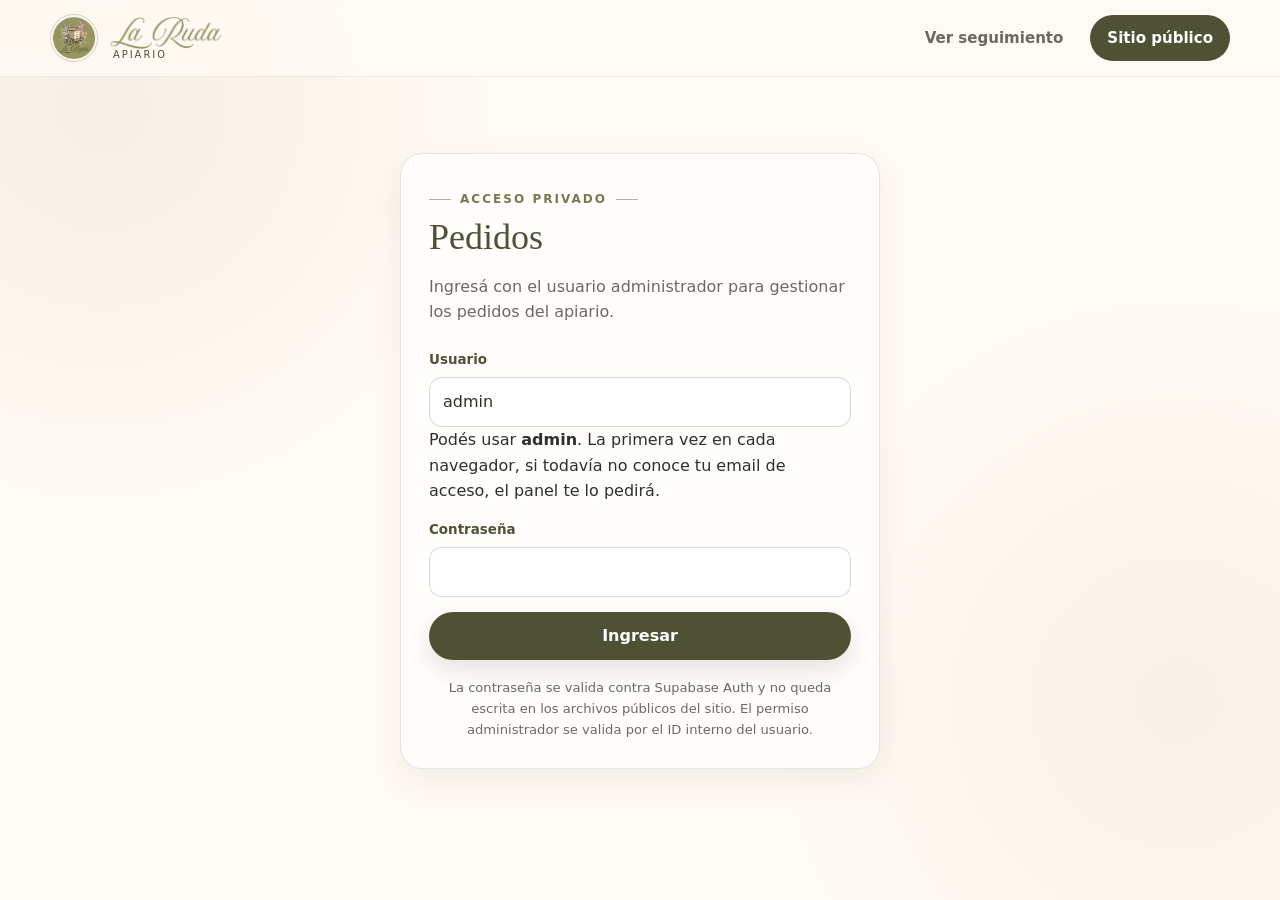
<file: admin.html>
<!DOCTYPE html>
<html lang="es">
<head>
  <link rel="icon" type="image/png" sizes="96x96" href="assets/favicon-laruda-96.png" />
  <link rel="shortcut icon" href="favicon.ico" />
  <link rel="apple-touch-icon" sizes="180x180" href="assets/favicon-laruda-180.png" />
  <meta charset="UTF-8" />
  <meta name="viewport" content="width=device-width, initial-scale=1.0" />
  <meta name="robots" content="noindex,nofollow" />
  <meta name="theme-color" content="#77794f" />
  <title>Administración de pedidos | Apiario La Ruda</title>
  <link rel="stylesheet" href="assets/orders.css" />
</head>
<body>
  <header class="site-header">
    <div class="container nav">
      <a class="brand" href="index.html" aria-label="Volver a Apiario La Ruda">
        <img src="assets/logo-redondo.jpg" alt="" />
        <span class="brand-text">
          <img class="brand-wordmark" src="assets/la-ruda-wordmark.png" alt="La Ruda" />
          <span class="brand-tagline">Apiario</span>
        </span>
      </a>
      <div class="nav-actions">
        <a class="nav-link secondary-hide" href="seguimiento.html">Ver seguimiento</a>
        <a class="nav-link primary" href="index.html">Sitio público</a>
      </div>
    </div>
  </header>

  <main class="admin-shell">
    <div class="container">
      <section class="card login-card" id="loginCard">
        <div class="kicker">Acceso privado</div>
        <h1>Pedidos</h1>
        <p>Ingresá con el usuario administrador para gestionar los pedidos del apiario.</p>
        <form class="form-stack" id="loginForm">
          <div>
            <label class="label" for="username">Usuario</label>
            <input class="input" id="username" name="username" autocomplete="username" value="admin" required />
            <span class="hint">Podés usar <strong>admin</strong>. La primera vez en cada navegador, si todavía no conoce tu email de acceso, el panel te lo pedirá.</span>
          </div>
          <div>
            <label class="label" for="password">Contraseña</label>
            <input class="input" id="password" name="password" type="password" autocomplete="current-password" required />
          </div>
          <button class="button button-primary" id="loginButton" type="submit">Ingresar</button>
        </form>
        <div class="message" id="loginMessage" role="status"></div>
        <div class="login-footer">La contraseña se valida contra Supabase Auth y no queda escrita en los archivos públicos del sitio. El permiso administrador se valida por el ID interno del usuario.</div>
      </section>

      <section class="admin-app" id="adminApp">
        <div class="admin-topbar">
          <div class="admin-title">
            <div class="kicker">Administración</div>
            <h1>Pedidos</h1>
            <p>Creá pedidos, actualizá etapas y avisale al cliente por WhatsApp.</p>
          </div>
          <div class="admin-top-actions">
            <button class="button button-secondary button-small" id="refreshButton" type="button">Actualizar</button>
            <button class="button button-primary" id="newOrderButton" type="button">+ Nuevo pedido</button>
            <button class="button button-soft button-small" id="logoutButton" type="button">Salir</button>
          </div>
        </div>

        <div class="stats-grid">
          <div class="card stat"><span>Pedidos activos</span><strong id="statActive">0</strong></div>
          <div class="card stat"><span>Pendientes de pago</span><strong id="statPayment">0</strong></div>
          <div class="card stat"><span>En entrega</span><strong id="statDelivery">0</strong></div>
          <div class="card stat"><span>Finalizados</span><strong id="statDone">0</strong></div>
        </div>

        <div class="admin-toolbar">
          <input class="input" id="searchOrders" type="search" placeholder="Buscar por cliente, código o WhatsApp…" />
          <select class="select" id="statusFilter" aria-label="Filtrar por estado"></select>
        </div>

        <div class="orders-list" id="ordersList"></div>
      </section>
    </div>
  </main>

  <div class="admin-modal" id="orderModal" aria-hidden="true">
    <div class="admin-panel" role="dialog" aria-modal="true" aria-labelledby="orderModalTitle">
      <div class="admin-panel-header">
        <div>
          <h2 id="orderModalTitle">Nuevo pedido</h2>
          <p id="orderModalSubtitle">Completá los datos principales y los artículos del pedido.</p>
        </div>
        <button class="icon-button" id="closeOrderModal" type="button" aria-label="Cerrar">×</button>
      </div>

      <form class="admin-panel-body" id="orderForm">
        <input type="hidden" id="orderId" />

        <section class="order-readonly-details" id="orderReadOnlySummary" hidden></section>

        <div class="form-grid" id="orderEditableGrid">
          <div class="field order-detail-field">
            <label class="label" for="customerName">Nombre del comprador *</label>
            <input class="input" id="customerName" required />
          </div>
          <div class="field order-detail-field">
            <label class="label" for="customerPhone">WhatsApp *</label>
            <input class="input" id="customerPhone" inputmode="tel" placeholder="5491126960110" required />
            <span class="hint">Ingresalo con código de país. Para Argentina: 549 + característica + número.</span>
          </div>
          <div class="field order-detail-field">
            <label class="label" for="customerEmail">Email</label>
            <input class="input" id="customerEmail" type="email" />
          </div>
          <div class="field">
            <label class="label" for="orderStatus">Estado general *</label>
            <select class="select" id="orderStatus" required></select>
          </div>
          <div class="field preparation-field" id="nucleoStageField" hidden>
            <label class="label" for="nucleoStage">Preparación de núcleos *</label>
            <select class="select" id="nucleoStage"></select>
            <span class="hint">Se administra por separado cuando el pedido incluye núcleos.</span>
          </div>
          <div class="field preparation-field" id="reinaStageField" hidden>
            <label class="label" for="reinaStage">Preparación de reinas *</label>
            <select class="select" id="reinaStage"></select>
            <span class="hint">Se administra por separado cuando el pedido incluye reinas.</span>
          </div>
          <div class="field order-detail-field">
            <label class="label" for="estimatedDateInput">Fecha estimada</label>
            <input class="input" id="estimatedDateInput" type="date" />
          </div>
          <div class="field order-detail-field">
            <label class="label" for="deliveryMethodInput">Modalidad</label>
            <select class="select" id="deliveryMethodInput">
              <option value="A coordinar">A coordinar</option>
              <option value="Retiro">Retiro</option>
              <option value="Envío">Envío</option>
              <option value="Entrega coordinada">Entrega coordinada</option>
            </select>
          </div>
          <div class="field order-detail-field">
            <label class="label" for="orderTotal">Total calculado</label>
            <input class="input total-readonly" id="orderTotal" type="text" value="$ 0" readonly aria-readonly="true" />
            <span class="hint">Se calcula automáticamente con cantidad × precio unitario.</span>
          </div>
          <div class="field full order-detail-field">
            <label class="label" for="publicNoteInput">Nota visible para el cliente</label>
            <textarea class="textarea" id="publicNoteInput" placeholder="Ej.: Nos comunicamos para coordinar día y horario de entrega."></textarea>
          </div>
          <div class="field full order-detail-field">
            <label class="label" for="internalNoteInput">Nota interna</label>
            <textarea class="textarea" id="internalNoteInput" placeholder="Esta nota solo la ve administración."></textarea>
          </div>
        </div>

        <div class="form-section" id="itemsSection">
          <div class="form-section-head">
            <div>
              <h3>Artículos del pedido</h3>
              <span class="form-section-hint">Elegí cada producto del catálogo y cargá su cantidad.</span>
            </div>
            <button class="button button-soft button-small" id="addItemButton" type="button">+ Agregar artículo</button>
          </div>
          <div class="items-editor" id="itemsEditor"></div>
        </div>

        <div class="order-tools" id="orderTools" hidden>
          <div class="tool-card">
            <span>Link de seguimiento</span>
            <strong id="trackingLinkPreview"></strong>
            <div class="tool-actions">
              <button class="button button-secondary button-small" id="copyTrackingButton" type="button">Copiar link</button>
              <a class="button button-soft button-small" id="openTrackingButton" href="#" target="_blank" rel="noopener">Abrir</a>
            </div>
          </div>
          <div class="tool-card">
            <span>Mensajes de avance</span>
            <strong id="whatsappStagePreview"></strong>
            <div class="tool-actions" id="whatsappButtons"></div>
          </div>
        </div>

        <div class="form-section" id="paymentAuditSection" hidden>
          <div class="form-section-head"><h3>Registro de pago</h3></div>
          <div class="payment-audit" id="paymentAudit"></div>
        </div>

        <div class="form-section" id="historySection" hidden>
          <div class="form-section-head"><h3>Historial de estados</h3></div>
          <div class="history-list" id="historyList"></div>
        </div>

        <div class="form-actions">
          <button class="button button-secondary" id="cancelOrderButton" type="button">Cancelar</button>
          <button class="button button-primary" id="saveOrderButton" type="submit">Guardar pedido</button>
        </div>
      </form>
    </div>
  </div>

  <div class="toast" id="toast" role="status" aria-live="polite"></div>

  <script src="assets/orders-bundle.js?v=20260825-9"></script>
  <script src="assets/admin.js?v=20260825-9"></script>
</body>
</html>
</file>
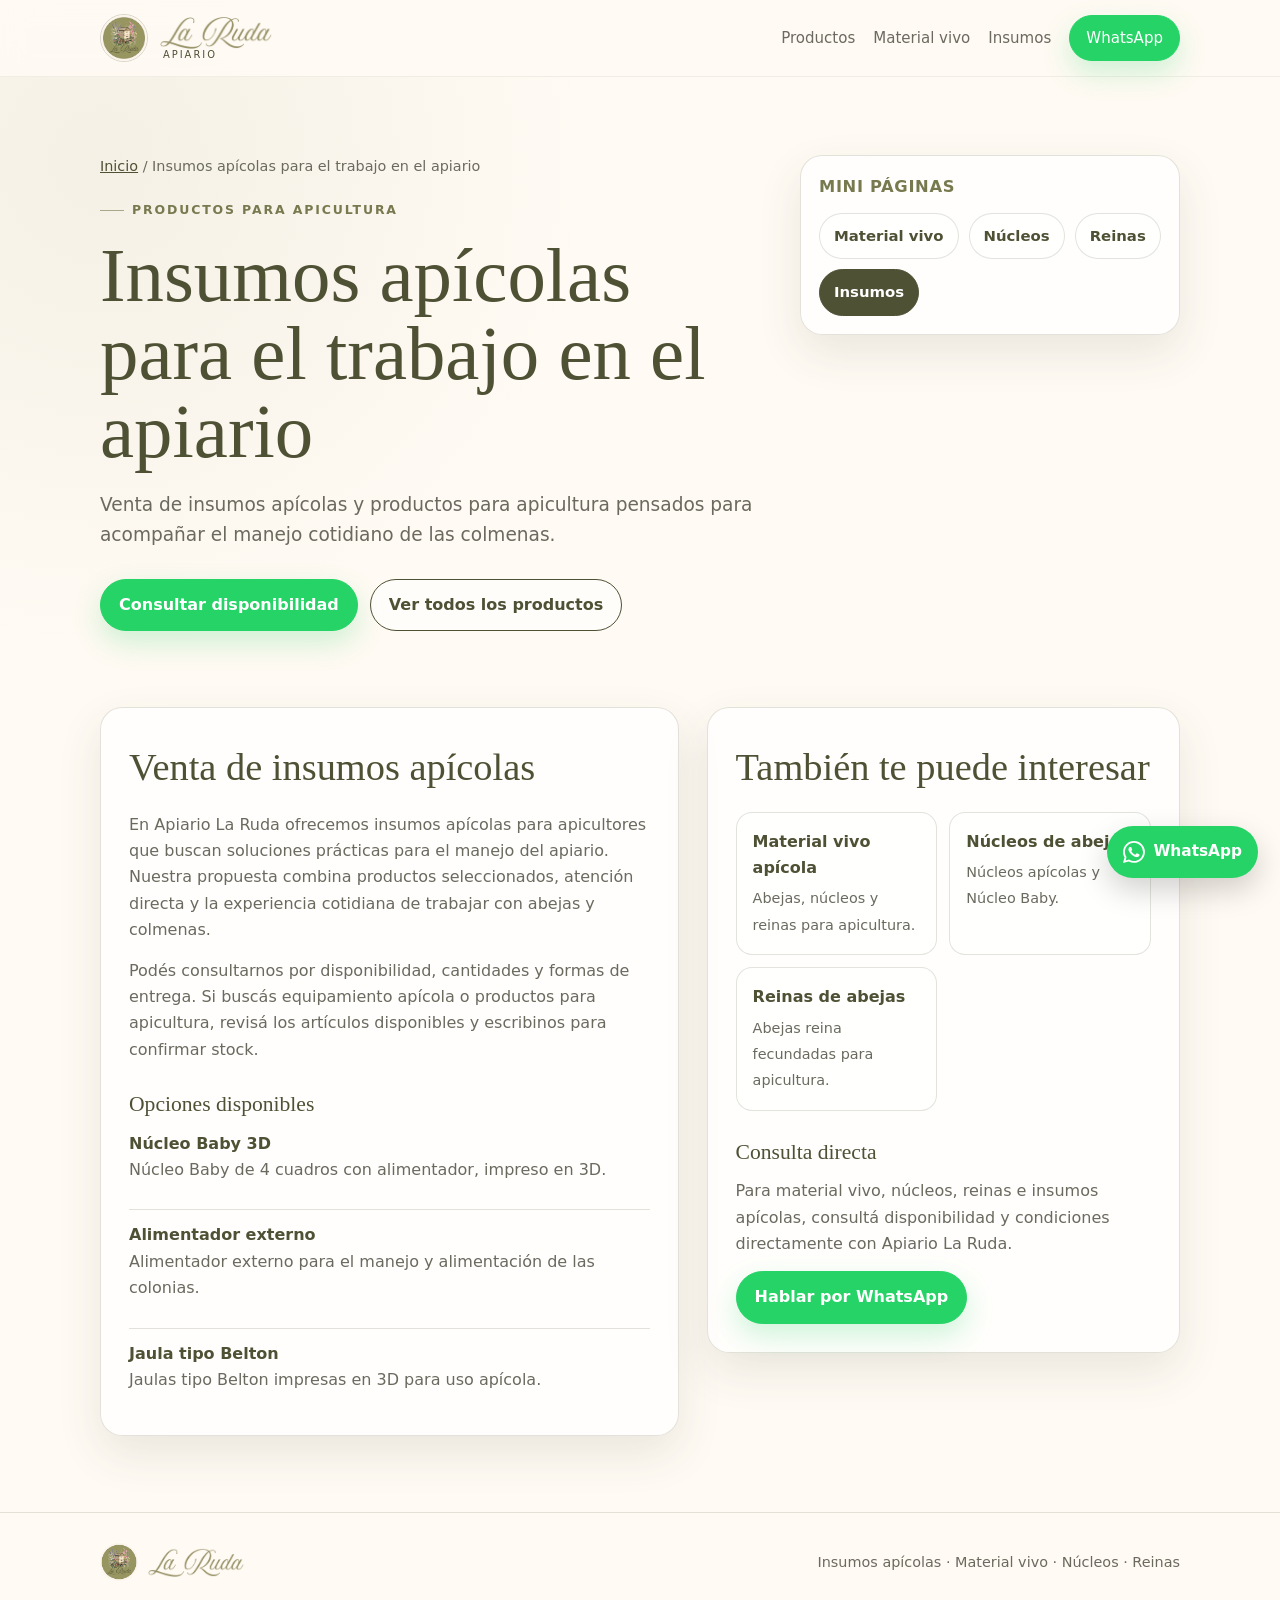
<file: insumos-apicolas.html>
<!DOCTYPE html>
<html lang="es">
<head>
  <link rel="icon" type="image/png" sizes="96x96" href="assets/favicon-laruda-96.png" />
  <link rel="shortcut icon" href="favicon.ico" />
  <link rel="apple-touch-icon" sizes="180x180" href="assets/favicon-laruda-180.png" />
  <meta charset="UTF-8" />
  <meta name="viewport" content="width=device-width, initial-scale=1.0" />
  <meta name="description" content="Venta de insumos apícolas y productos para apicultura. Alimentadores, jaulas y soluciones para el manejo del apiario en Apiario La Ruda." />
  <meta name="robots" content="index,follow,max-image-preview:large,max-snippet:-1,max-video-preview:-1" />
  <link rel="canonical" href="https://apiario.laruda.com.ar/insumos-apicolas.html" />
  <meta name="theme-color" content="#77794f" />
  <meta property="og:locale" content="es_AR" />
  <meta property="og:type" content="website" />
  <meta property="og:site_name" content="Apiario La Ruda" />
  <meta property="og:title" content="Insumos apícolas | Apiario La Ruda" />
  <meta property="og:description" content="Venta de insumos apícolas y productos para apicultura. Alimentadores, jaulas y soluciones para el manejo del apiario en Apiario La Ruda." />
  <meta property="og:url" content="https://apiario.laruda.com.ar/insumos-apicolas.html" />
  <meta property="og:image" content="https://apiario.laruda.com.ar/assets/logo-busqueda-laruda.png" />
  <title>Insumos apícolas | Apiario La Ruda</title>
  <link rel="stylesheet" href="assets/seo-pages.css" />
  <script type="application/ld+json">{
  "@context": "https://schema.org",
  "@graph": [
    {
      "@type": "BreadcrumbList",
      "itemListElement": [
        {
          "@type": "ListItem",
          "position": 1,
          "name": "Inicio",
          "item": "https://apiario.laruda.com.ar/"
        },
        {
          "@type": "ListItem",
          "position": 2,
          "name": "Insumos apícolas para el trabajo en el apiario",
          "item": "https://apiario.laruda.com.ar/insumos-apicolas.html"
        }
      ]
    },
    {
      "@type": "WebPage",
      "@id": "https://apiario.laruda.com.ar/insumos-apicolas.html#webpage",
      "url": "https://apiario.laruda.com.ar/insumos-apicolas.html",
      "name": "Insumos apícolas | Apiario La Ruda",
      "description": "Venta de insumos apícolas y productos para apicultura. Alimentadores, jaulas y soluciones para el manejo del apiario en Apiario La Ruda.",
      "inLanguage": "es-AR",
      "isPartOf": {
        "@id": "https://apiario.laruda.com.ar/#website"
      }
    }
  ]
}</script>
</head>
<body>
  <header class="site-header">
    <div class="container nav">
      <a class="brand" href="index.html" aria-label="Apiario La Ruda - inicio">
        <img class="brand-logo" src="assets/logo-redondo.jpg" alt="Logo de Apiario La Ruda" />
        <span class="brand-copy"><img class="wordmark" src="assets/la-ruda-wordmark.png" alt="La Ruda" /><small>Apiario</small></span>
      </a>
      <nav class="nav-links" aria-label="Navegación principal">
        <a href="index.html#productos">Productos</a>
        <a href="material-vivo.html">Material vivo</a>
        <a href="insumos-apicolas.html">Insumos</a>
        <a class="cta" href="https://wa.me/5491126960110?text=Hola%2C%20quisiera%20hacer%20una%20consulta%20a%20Apiario%20La%20Ruda." target="_blank" rel="noopener">WhatsApp</a>
      </nav>
    </div>
  </header>
  <main>
    <section class="hero">
      <div class="container hero-layout">
        <div>
          <div class="breadcrumbs"><a href="index.html">Inicio</a> / Insumos apícolas para el trabajo en el apiario</div>
          <div class="kicker">Productos para apicultura</div>
          <h1>Insumos apícolas para el trabajo en el apiario</h1>
          <p class="lead">Venta de insumos apícolas y productos para apicultura pensados para acompañar el manejo cotidiano de las colmenas.</p>
          <div class="actions"><a class="button whatsapp" href="https://wa.me/5491126960110?text=Hola%2C%20quisiera%20consultar%20por%20Insumos%20apícolas%20para%20el%20trabajo%20en%20el%20apiario%20de%20Apiario%20La%20Ruda." target="_blank" rel="noopener">Consultar disponibilidad</a><a class="button secondary" href="index.html#productos">Ver todos los productos</a></div>
        </div>
        <aside class="page-switcher" aria-label="Páginas relacionadas">
          <p class="page-switcher-title">Mini páginas</p>
          <div class="page-switcher-links"><a class="page-chip" href="material-vivo.html">Material vivo</a><a class="page-chip" href="nucleos-de-abejas.html">Núcleos</a><a class="page-chip" href="reinas-de-abejas.html">Reinas</a><a class="page-chip is-current" href="insumos-apicolas.html">Insumos</a></div>
          
        </aside>
      </div>
    </section>
    <section class="content">
      <div class="container grid">
        <article class="card">
          <h2>Venta de insumos apícolas</h2>
          <p>En Apiario La Ruda ofrecemos insumos apícolas para apicultores que buscan soluciones prácticas para el manejo del apiario. Nuestra propuesta combina productos seleccionados, atención directa y la experiencia cotidiana de trabajar con abejas y colmenas.</p><p>Podés consultarnos por disponibilidad, cantidades y formas de entrega. Si buscás equipamiento apícola o productos para apicultura, revisá los artículos disponibles y escribinos para confirmar stock.</p>
          <h3>Opciones disponibles</h3>
          <div class="product-list"><div class="product"><strong>Núcleo Baby 3D</strong><p>Núcleo Baby de 4 cuadros con alimentador, impreso en 3D.</p></div><div class="product"><strong>Alimentador externo</strong><p>Alimentador externo para el manejo y alimentación de las colonias.</p></div><div class="product"><strong>Jaula tipo Belton</strong><p>Jaulas tipo Belton impresas en 3D para uso apícola.</p></div></div>


        </article>
        <aside class="card">
          <h2>También te puede interesar</h2>
          <div class="links"><a class="topic" href="material-vivo.html"><strong>Material vivo apícola</strong><span>Abejas, núcleos y reinas para apicultura.</span></a><a class="topic" href="nucleos-de-abejas.html"><strong>Núcleos de abejas</strong><span>Núcleos apícolas y Núcleo Baby.</span></a><a class="topic" href="reinas-de-abejas.html"><strong>Reinas de abejas</strong><span>Abejas reina fecundadas para apicultura.</span></a></div>
          <h3>Consulta directa</h3>
          <p>Para material vivo, núcleos, reinas e insumos apícolas, consultá disponibilidad y condiciones directamente con Apiario La Ruda.</p>
          <a class="button whatsapp" href="https://wa.me/5491126960110?text=Hola%2C%20quisiera%20hacer%20una%20consulta%20a%20Apiario%20La%20Ruda." target="_blank" rel="noopener">Hablar por WhatsApp</a>
        </aside>
      </div>
    </section>
  </main>
  <footer><div class="container footer-row"><div class="footer-brand"><img src="assets/logo-redondo.jpg" alt="Logo de Apiario La Ruda" /><img class="footer-wordmark" src="assets/la-ruda-wordmark.png" alt="Apiario La Ruda" /></div><div>Insumos apícolas · Material vivo · Núcleos · Reinas</div></div></footer>

  <a class="whatsapp-float" href="https://wa.me/5491126960110?text=Hola%2C%20quisiera%20hacer%20una%20consulta%20a%20Apiario%20La%20Ruda." target="_blank" rel="noopener" aria-label="Contactar por WhatsApp" title="WhatsApp"><svg viewBox="0 0 16 16" aria-hidden="true"><path d="M13.601 2.326A7.854 7.854 0 0 0 7.994 0C3.627 0 .068 3.558.064 7.926c0 1.399.366 2.76 1.057 3.965L0 16l4.204-1.102a7.933 7.933 0 0 0 3.79.965h.004c4.368 0 7.926-3.558 7.93-7.93A7.898 7.898 0 0 0 13.6 2.326zM7.994 14.521a6.573 6.573 0 0 1-3.356-.92l-.24-.144-2.494.654.666-2.433-.156-.25a6.568 6.568 0 0 1-1.007-3.505c0-3.626 2.957-6.584 6.591-6.584a6.56 6.56 0 0 1 4.66 1.931 6.557 6.557 0 0 1 1.928 4.66c-.004 3.639-2.961 6.591-6.592 6.591zm3.615-4.934c-.197-.099-1.17-.578-1.353-.642-.182-.066-.315-.099-.445.099-.133.197-.514.642-.627.775-.115.132-.23.148-.428.05-.197-.1-.836-.308-1.592-.984-.59-.525-.986-1.17-1.101-1.368-.115-.198-.013-.305.086-.404.09-.088.197-.23.296-.345.1-.115.133-.197.198-.33.066-.132.033-.247-.016-.345-.05-.099-.445-1.073-.61-1.47-.16-.389-.325-.336-.445-.342l-.378-.007c-.132 0-.345.05-.527.247-.181.198-.691.677-.691 1.654 0 .977.708 1.916.806 2.049.099.132 1.394 2.132 3.377 2.989.472.203.84.324 1.127.415.473.151.904.13 1.246.079.38-.058 1.17-.48 1.337-.943.164-.462.164-.858.115-.943-.049-.084-.181-.132-.38-.23z"/></svg><span>WhatsApp</span></a>
</body>
</html>
</file>
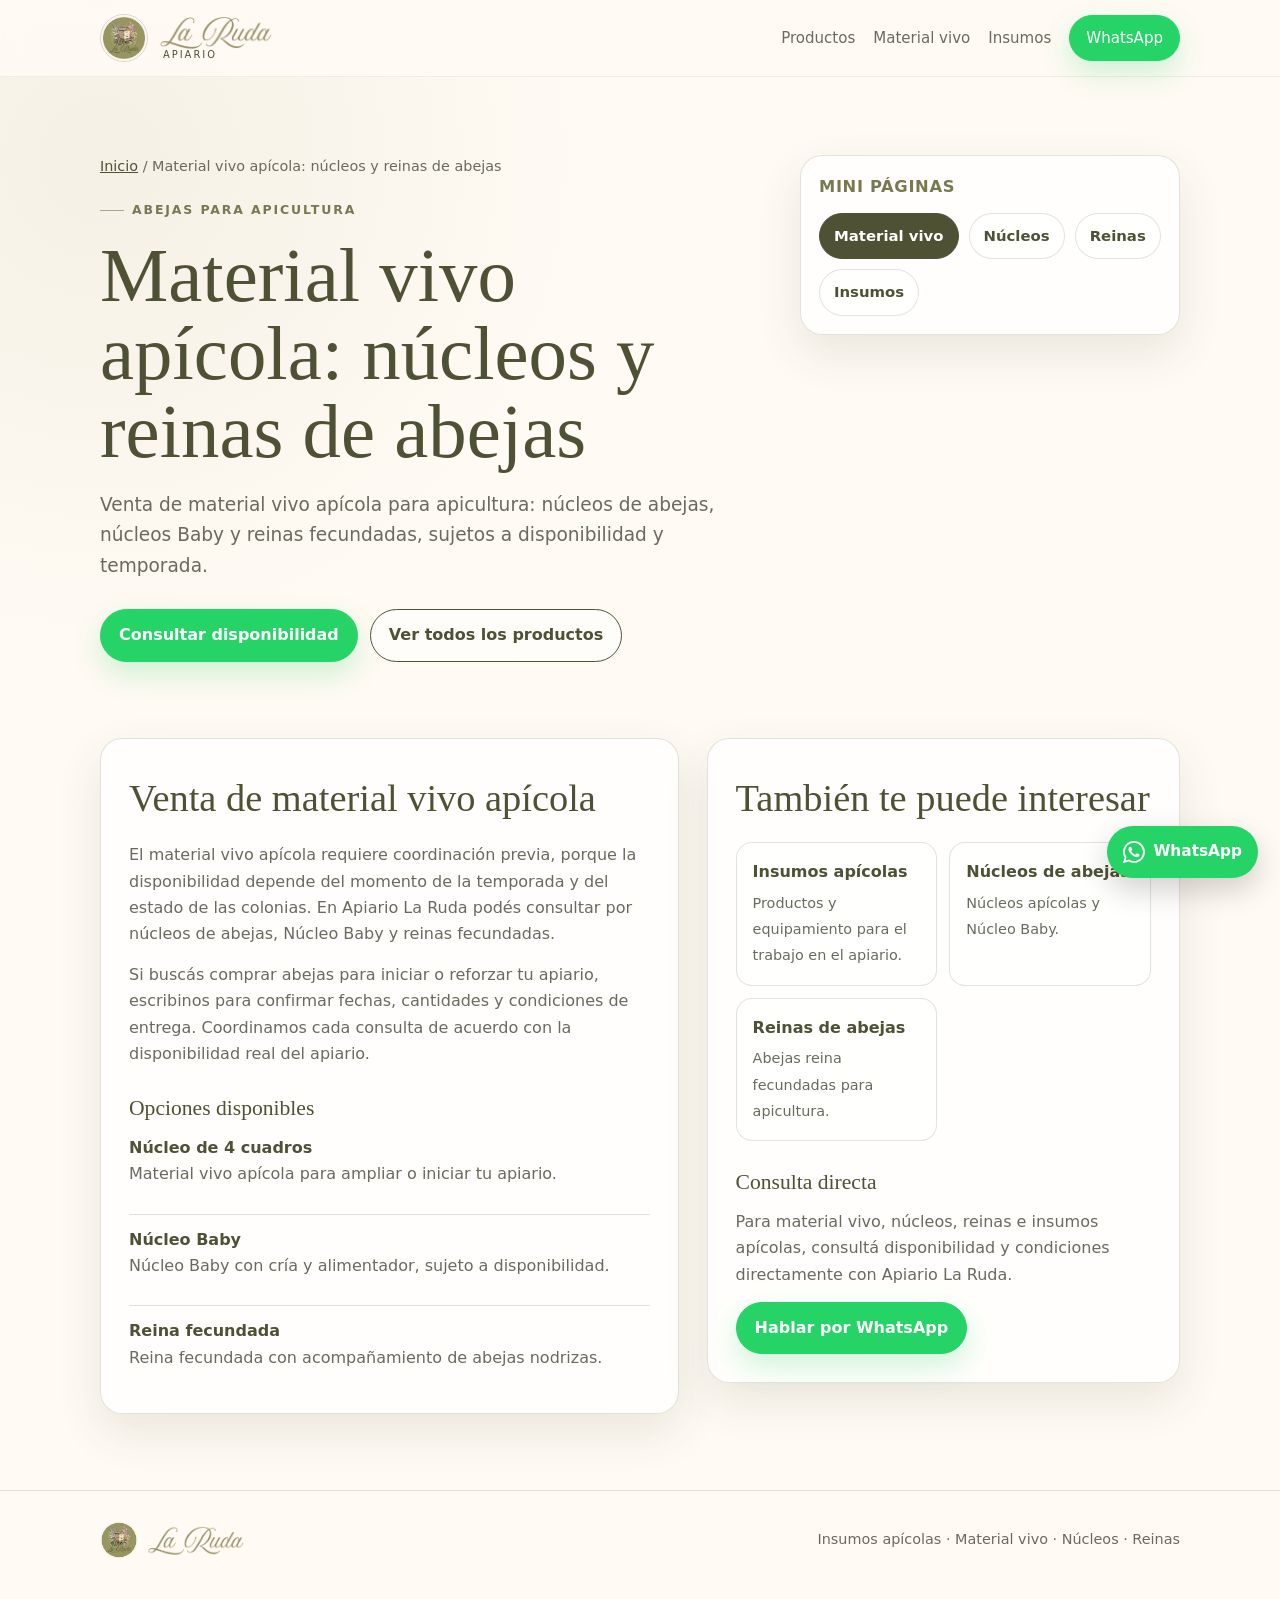
<file: material-vivo.html>
<!DOCTYPE html>
<html lang="es">
<head>
  <link rel="icon" type="image/png" sizes="96x96" href="assets/favicon-laruda-96.png" />
  <link rel="shortcut icon" href="favicon.ico" />
  <link rel="apple-touch-icon" sizes="180x180" href="assets/favicon-laruda-180.png" />
  <meta charset="UTF-8" />
  <meta name="viewport" content="width=device-width, initial-scale=1.0" />
  <meta name="description" content="Venta de material vivo apícola: núcleos de abejas y reinas fecundadas. Consultá disponibilidad y fechas en Apiario La Ruda." />
  <meta name="robots" content="index,follow,max-image-preview:large,max-snippet:-1,max-video-preview:-1" />
  <link rel="canonical" href="https://apiario.laruda.com.ar/material-vivo.html" />
  <meta name="theme-color" content="#77794f" />
  <meta property="og:locale" content="es_AR" />
  <meta property="og:type" content="website" />
  <meta property="og:site_name" content="Apiario La Ruda" />
  <meta property="og:title" content="Material vivo apícola | Apiario La Ruda" />
  <meta property="og:description" content="Venta de material vivo apícola: núcleos de abejas y reinas fecundadas. Consultá disponibilidad y fechas en Apiario La Ruda." />
  <meta property="og:url" content="https://apiario.laruda.com.ar/material-vivo.html" />
  <meta property="og:image" content="https://apiario.laruda.com.ar/assets/logo-busqueda-laruda.png" />
  <title>Material vivo apícola | Apiario La Ruda</title>
  <link rel="stylesheet" href="assets/seo-pages.css" />
  <script type="application/ld+json">{
  "@context": "https://schema.org",
  "@graph": [
    {
      "@type": "BreadcrumbList",
      "itemListElement": [
        {
          "@type": "ListItem",
          "position": 1,
          "name": "Inicio",
          "item": "https://apiario.laruda.com.ar/"
        },
        {
          "@type": "ListItem",
          "position": 2,
          "name": "Material vivo apícola: núcleos y reinas de abejas",
          "item": "https://apiario.laruda.com.ar/material-vivo.html"
        }
      ]
    },
    {
      "@type": "WebPage",
      "@id": "https://apiario.laruda.com.ar/material-vivo.html#webpage",
      "url": "https://apiario.laruda.com.ar/material-vivo.html",
      "name": "Material vivo apícola | Apiario La Ruda",
      "description": "Venta de material vivo apícola: núcleos de abejas y reinas fecundadas. Consultá disponibilidad y fechas en Apiario La Ruda.",
      "inLanguage": "es-AR",
      "isPartOf": {
        "@id": "https://apiario.laruda.com.ar/#website"
      }
    }
  ]
}</script>
</head>
<body>
  <header class="site-header">
    <div class="container nav">
      <a class="brand" href="index.html" aria-label="Apiario La Ruda - inicio">
        <img class="brand-logo" src="assets/logo-redondo.jpg" alt="Logo de Apiario La Ruda" />
        <span class="brand-copy"><img class="wordmark" src="assets/la-ruda-wordmark.png" alt="La Ruda" /><small>Apiario</small></span>
      </a>
      <nav class="nav-links" aria-label="Navegación principal">
        <a href="index.html#productos">Productos</a>
        <a href="material-vivo.html">Material vivo</a>
        <a href="insumos-apicolas.html">Insumos</a>
        <a class="cta" href="https://wa.me/5491126960110?text=Hola%2C%20quisiera%20hacer%20una%20consulta%20a%20Apiario%20La%20Ruda." target="_blank" rel="noopener">WhatsApp</a>
      </nav>
    </div>
  </header>
  <main>
    <section class="hero">
      <div class="container hero-layout">
        <div>
          <div class="breadcrumbs"><a href="index.html">Inicio</a> / Material vivo apícola: núcleos y reinas de abejas</div>
          <div class="kicker">Abejas para apicultura</div>
          <h1>Material vivo apícola: núcleos y reinas de abejas</h1>
          <p class="lead">Venta de material vivo apícola para apicultura: núcleos de abejas, núcleos Baby y reinas fecundadas, sujetos a disponibilidad y temporada.</p>
          <div class="actions"><a class="button whatsapp" href="https://wa.me/5491126960110?text=Hola%2C%20quisiera%20consultar%20por%20Material%20vivo%20apícola:%20núcleos%20y%20reinas%20de%20abejas%20de%20Apiario%20La%20Ruda." target="_blank" rel="noopener">Consultar disponibilidad</a><a class="button secondary" href="index.html#productos">Ver todos los productos</a></div>
        </div>
        <aside class="page-switcher" aria-label="Páginas relacionadas">
          <p class="page-switcher-title">Mini páginas</p>
          <div class="page-switcher-links"><a class="page-chip is-current" href="material-vivo.html">Material vivo</a><a class="page-chip" href="nucleos-de-abejas.html">Núcleos</a><a class="page-chip" href="reinas-de-abejas.html">Reinas</a><a class="page-chip" href="insumos-apicolas.html">Insumos</a></div>
          
        </aside>
      </div>
    </section>
    <section class="content">
      <div class="container grid">
        <article class="card">
          <h2>Venta de material vivo apícola</h2>
          <p>El material vivo apícola requiere coordinación previa, porque la disponibilidad depende del momento de la temporada y del estado de las colonias. En Apiario La Ruda podés consultar por núcleos de abejas, Núcleo Baby y reinas fecundadas.</p><p>Si buscás comprar abejas para iniciar o reforzar tu apiario, escribinos para confirmar fechas, cantidades y condiciones de entrega. Coordinamos cada consulta de acuerdo con la disponibilidad real del apiario.</p>
          <h3>Opciones disponibles</h3>
          <div class="product-list"><div class="product"><strong>Núcleo de 4 cuadros</strong><p>Material vivo apícola para ampliar o iniciar tu apiario.</p></div><div class="product"><strong>Núcleo Baby</strong><p>Núcleo Baby con cría y alimentador, sujeto a disponibilidad.</p></div><div class="product"><strong>Reina fecundada</strong><p>Reina fecundada con acompañamiento de abejas nodrizas.</p></div></div>


        </article>
        <aside class="card">
          <h2>También te puede interesar</h2>
          <div class="links"><a class="topic" href="insumos-apicolas.html"><strong>Insumos apícolas</strong><span>Productos y equipamiento para el trabajo en el apiario.</span></a><a class="topic" href="nucleos-de-abejas.html"><strong>Núcleos de abejas</strong><span>Núcleos apícolas y Núcleo Baby.</span></a><a class="topic" href="reinas-de-abejas.html"><strong>Reinas de abejas</strong><span>Abejas reina fecundadas para apicultura.</span></a></div>
          <h3>Consulta directa</h3>
          <p>Para material vivo, núcleos, reinas e insumos apícolas, consultá disponibilidad y condiciones directamente con Apiario La Ruda.</p>
          <a class="button whatsapp" href="https://wa.me/5491126960110?text=Hola%2C%20quisiera%20hacer%20una%20consulta%20a%20Apiario%20La%20Ruda." target="_blank" rel="noopener">Hablar por WhatsApp</a>
        </aside>
      </div>
    </section>
  </main>
  <footer><div class="container footer-row"><div class="footer-brand"><img src="assets/logo-redondo.jpg" alt="Logo de Apiario La Ruda" /><img class="footer-wordmark" src="assets/la-ruda-wordmark.png" alt="Apiario La Ruda" /></div><div>Insumos apícolas · Material vivo · Núcleos · Reinas</div></div></footer>

  <a class="whatsapp-float" href="https://wa.me/5491126960110?text=Hola%2C%20quisiera%20hacer%20una%20consulta%20a%20Apiario%20La%20Ruda." target="_blank" rel="noopener" aria-label="Contactar por WhatsApp" title="WhatsApp"><svg viewBox="0 0 16 16" aria-hidden="true"><path d="M13.601 2.326A7.854 7.854 0 0 0 7.994 0C3.627 0 .068 3.558.064 7.926c0 1.399.366 2.76 1.057 3.965L0 16l4.204-1.102a7.933 7.933 0 0 0 3.79.965h.004c4.368 0 7.926-3.558 7.93-7.93A7.898 7.898 0 0 0 13.6 2.326zM7.994 14.521a6.573 6.573 0 0 1-3.356-.92l-.24-.144-2.494.654.666-2.433-.156-.25a6.568 6.568 0 0 1-1.007-3.505c0-3.626 2.957-6.584 6.591-6.584a6.56 6.56 0 0 1 4.66 1.931 6.557 6.557 0 0 1 1.928 4.66c-.004 3.639-2.961 6.591-6.592 6.591zm3.615-4.934c-.197-.099-1.17-.578-1.353-.642-.182-.066-.315-.099-.445.099-.133.197-.514.642-.627.775-.115.132-.23.148-.428.05-.197-.1-.836-.308-1.592-.984-.59-.525-.986-1.17-1.101-1.368-.115-.198-.013-.305.086-.404.09-.088.197-.23.296-.345.1-.115.133-.197.198-.33.066-.132.033-.247-.016-.345-.05-.099-.445-1.073-.61-1.47-.16-.389-.325-.336-.445-.342l-.378-.007c-.132 0-.345.05-.527.247-.181.198-.691.677-.691 1.654 0 .977.708 1.916.806 2.049.099.132 1.394 2.132 3.377 2.989.472.203.84.324 1.127.415.473.151.904.13 1.246.079.38-.058 1.17-.48 1.337-.943.164-.462.164-.858.115-.943-.049-.084-.181-.132-.38-.23z"/></svg><span>WhatsApp</span></a>
</body>
</html>
</file>
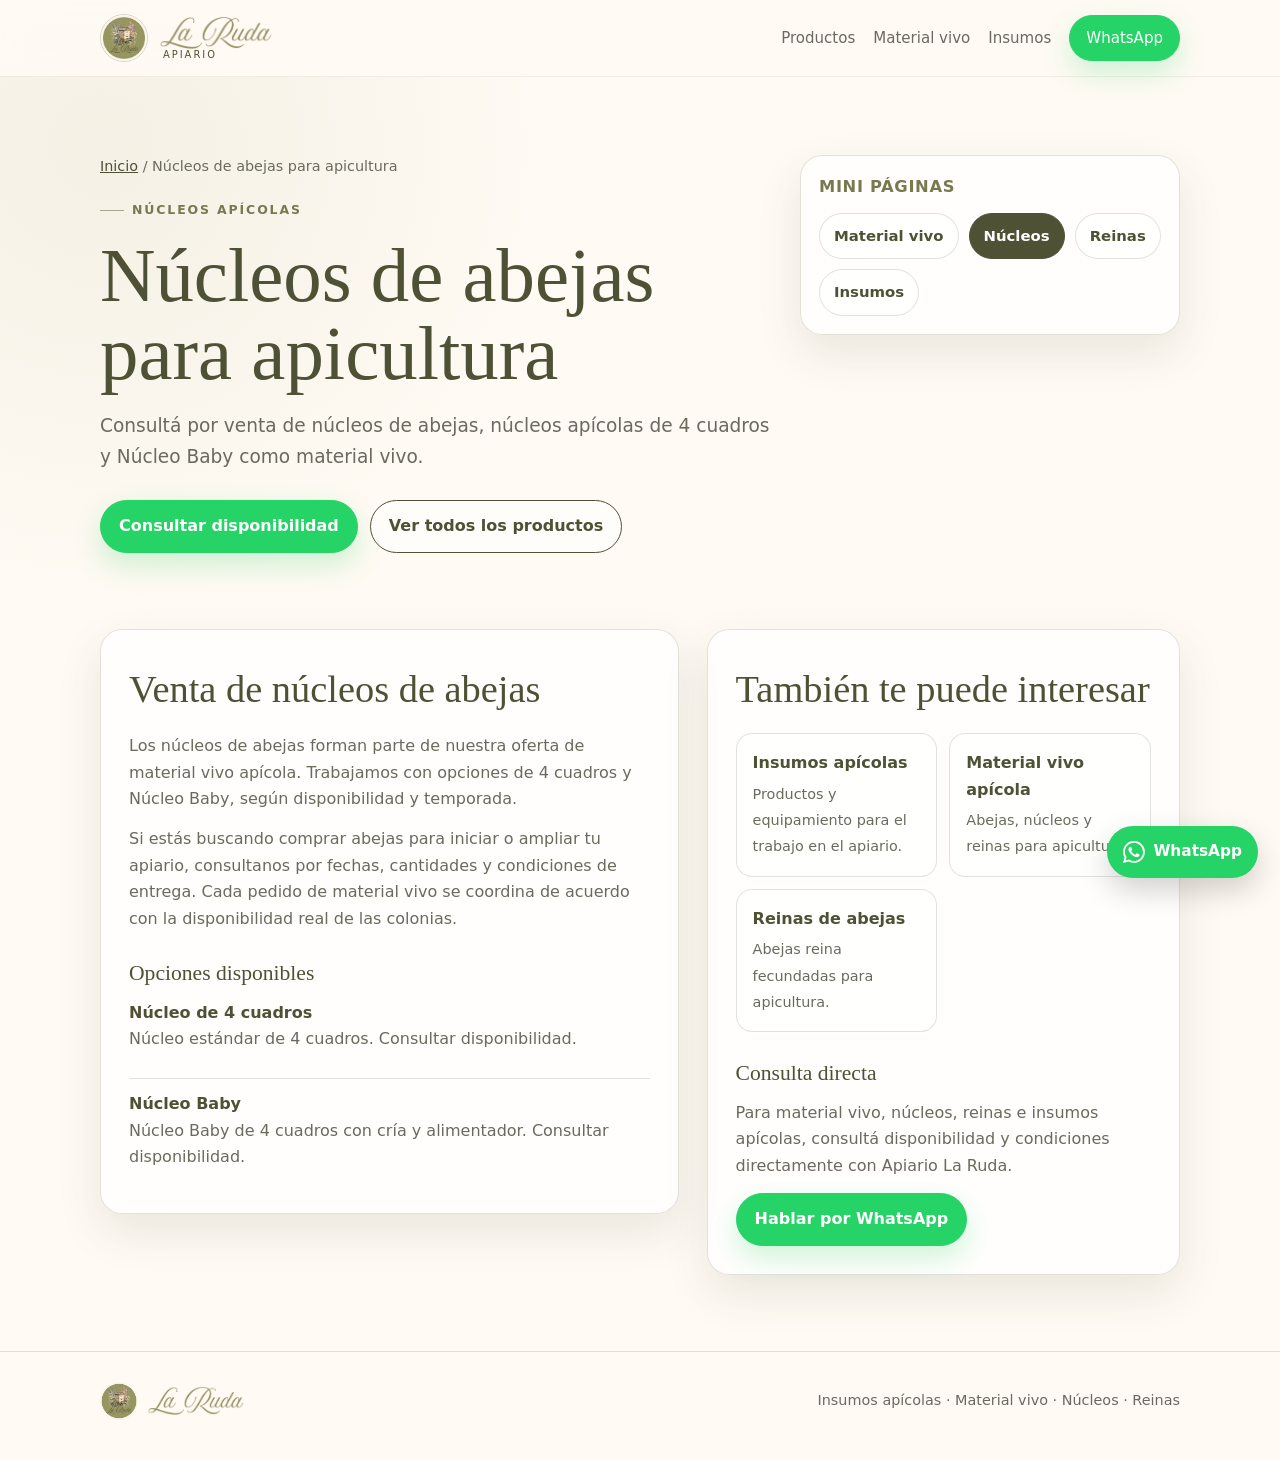
<file: nucleos-de-abejas.html>
<!DOCTYPE html>
<html lang="es">
<head>
  <link rel="icon" type="image/png" sizes="96x96" href="assets/favicon-laruda-96.png" />
  <link rel="shortcut icon" href="favicon.ico" />
  <link rel="apple-touch-icon" sizes="180x180" href="assets/favicon-laruda-180.png" />
  <meta charset="UTF-8" />
  <meta name="viewport" content="width=device-width, initial-scale=1.0" />
  <meta name="description" content="Venta de núcleos de abejas y núcleos apícolas para apicultura. Consultá disponibilidad de núcleos estándar y Núcleo Baby en Apiario La Ruda." />
  <meta name="robots" content="index,follow,max-image-preview:large,max-snippet:-1,max-video-preview:-1" />
  <link rel="canonical" href="https://apiario.laruda.com.ar/nucleos-de-abejas.html" />
  <meta name="theme-color" content="#77794f" />
  <meta property="og:locale" content="es_AR" />
  <meta property="og:type" content="website" />
  <meta property="og:site_name" content="Apiario La Ruda" />
  <meta property="og:title" content="Núcleos de abejas | Núcleos apícolas | Apiario La Ruda" />
  <meta property="og:description" content="Venta de núcleos de abejas y núcleos apícolas para apicultura. Consultá disponibilidad de núcleos estándar y Núcleo Baby en Apiario La Ruda." />
  <meta property="og:url" content="https://apiario.laruda.com.ar/nucleos-de-abejas.html" />
  <meta property="og:image" content="https://apiario.laruda.com.ar/assets/logo-busqueda-laruda.png" />
  <title>Núcleos de abejas | Núcleos apícolas | Apiario La Ruda</title>
  <link rel="stylesheet" href="assets/seo-pages.css" />
  <script type="application/ld+json">{
  "@context": "https://schema.org",
  "@graph": [
    {
      "@type": "BreadcrumbList",
      "itemListElement": [
        {
          "@type": "ListItem",
          "position": 1,
          "name": "Inicio",
          "item": "https://apiario.laruda.com.ar/"
        },
        {
          "@type": "ListItem",
          "position": 2,
          "name": "Núcleos de abejas para apicultura",
          "item": "https://apiario.laruda.com.ar/nucleos-de-abejas.html"
        }
      ]
    },
    {
      "@type": "WebPage",
      "@id": "https://apiario.laruda.com.ar/nucleos-de-abejas.html#webpage",
      "url": "https://apiario.laruda.com.ar/nucleos-de-abejas.html",
      "name": "Núcleos de abejas | Núcleos apícolas | Apiario La Ruda",
      "description": "Venta de núcleos de abejas y núcleos apícolas para apicultura. Consultá disponibilidad de núcleos estándar y Núcleo Baby en Apiario La Ruda.",
      "inLanguage": "es-AR",
      "isPartOf": {
        "@id": "https://apiario.laruda.com.ar/#website"
      }
    }
  ]
}</script>
</head>
<body>
  <header class="site-header">
    <div class="container nav">
      <a class="brand" href="index.html" aria-label="Apiario La Ruda - inicio">
        <img class="brand-logo" src="assets/logo-redondo.jpg" alt="Logo de Apiario La Ruda" />
        <span class="brand-copy"><img class="wordmark" src="assets/la-ruda-wordmark.png" alt="La Ruda" /><small>Apiario</small></span>
      </a>
      <nav class="nav-links" aria-label="Navegación principal">
        <a href="index.html#productos">Productos</a>
        <a href="material-vivo.html">Material vivo</a>
        <a href="insumos-apicolas.html">Insumos</a>
        <a class="cta" href="https://wa.me/5491126960110?text=Hola%2C%20quisiera%20hacer%20una%20consulta%20a%20Apiario%20La%20Ruda." target="_blank" rel="noopener">WhatsApp</a>
      </nav>
    </div>
  </header>
  <main>
    <section class="hero">
      <div class="container hero-layout">
        <div>
          <div class="breadcrumbs"><a href="index.html">Inicio</a> / Núcleos de abejas para apicultura</div>
          <div class="kicker">Núcleos apícolas</div>
          <h1>Núcleos de abejas para apicultura</h1>
          <p class="lead">Consultá por venta de núcleos de abejas, núcleos apícolas de 4 cuadros y Núcleo Baby como material vivo.</p>
          <div class="actions"><a class="button whatsapp" href="https://wa.me/5491126960110?text=Hola%2C%20quisiera%20consultar%20por%20Núcleos%20de%20abejas%20para%20apicultura%20de%20Apiario%20La%20Ruda." target="_blank" rel="noopener">Consultar disponibilidad</a><a class="button secondary" href="index.html#productos">Ver todos los productos</a></div>
        </div>
        <aside class="page-switcher" aria-label="Páginas relacionadas">
          <p class="page-switcher-title">Mini páginas</p>
          <div class="page-switcher-links"><a class="page-chip" href="material-vivo.html">Material vivo</a><a class="page-chip is-current" href="nucleos-de-abejas.html">Núcleos</a><a class="page-chip" href="reinas-de-abejas.html">Reinas</a><a class="page-chip" href="insumos-apicolas.html">Insumos</a></div>
          
        </aside>
      </div>
    </section>
    <section class="content">
      <div class="container grid">
        <article class="card">
          <h2>Venta de núcleos de abejas</h2>
          <p>Los núcleos de abejas forman parte de nuestra oferta de material vivo apícola. Trabajamos con opciones de 4 cuadros y Núcleo Baby, según disponibilidad y temporada.</p><p>Si estás buscando comprar abejas para iniciar o ampliar tu apiario, consultanos por fechas, cantidades y condiciones de entrega. Cada pedido de material vivo se coordina de acuerdo con la disponibilidad real de las colonias.</p>
          <h3>Opciones disponibles</h3>
          <div class="product-list"><div class="product"><strong>Núcleo de 4 cuadros</strong><p>Núcleo estándar de 4 cuadros. Consultar disponibilidad.</p></div><div class="product"><strong>Núcleo Baby</strong><p>Núcleo Baby de 4 cuadros con cría y alimentador. Consultar disponibilidad.</p></div></div>


        </article>
        <aside class="card">
          <h2>También te puede interesar</h2>
          <div class="links"><a class="topic" href="insumos-apicolas.html"><strong>Insumos apícolas</strong><span>Productos y equipamiento para el trabajo en el apiario.</span></a><a class="topic" href="material-vivo.html"><strong>Material vivo apícola</strong><span>Abejas, núcleos y reinas para apicultura.</span></a><a class="topic" href="reinas-de-abejas.html"><strong>Reinas de abejas</strong><span>Abejas reina fecundadas para apicultura.</span></a></div>
          <h3>Consulta directa</h3>
          <p>Para material vivo, núcleos, reinas e insumos apícolas, consultá disponibilidad y condiciones directamente con Apiario La Ruda.</p>
          <a class="button whatsapp" href="https://wa.me/5491126960110?text=Hola%2C%20quisiera%20hacer%20una%20consulta%20a%20Apiario%20La%20Ruda." target="_blank" rel="noopener">Hablar por WhatsApp</a>
        </aside>
      </div>
    </section>
  </main>
  <footer><div class="container footer-row"><div class="footer-brand"><img src="assets/logo-redondo.jpg" alt="Logo de Apiario La Ruda" /><img class="footer-wordmark" src="assets/la-ruda-wordmark.png" alt="Apiario La Ruda" /></div><div>Insumos apícolas · Material vivo · Núcleos · Reinas</div></div></footer>

  <a class="whatsapp-float" href="https://wa.me/5491126960110?text=Hola%2C%20quisiera%20hacer%20una%20consulta%20a%20Apiario%20La%20Ruda." target="_blank" rel="noopener" aria-label="Contactar por WhatsApp" title="WhatsApp"><svg viewBox="0 0 16 16" aria-hidden="true"><path d="M13.601 2.326A7.854 7.854 0 0 0 7.994 0C3.627 0 .068 3.558.064 7.926c0 1.399.366 2.76 1.057 3.965L0 16l4.204-1.102a7.933 7.933 0 0 0 3.79.965h.004c4.368 0 7.926-3.558 7.93-7.93A7.898 7.898 0 0 0 13.6 2.326zM7.994 14.521a6.573 6.573 0 0 1-3.356-.92l-.24-.144-2.494.654.666-2.433-.156-.25a6.568 6.568 0 0 1-1.007-3.505c0-3.626 2.957-6.584 6.591-6.584a6.56 6.56 0 0 1 4.66 1.931 6.557 6.557 0 0 1 1.928 4.66c-.004 3.639-2.961 6.591-6.592 6.591zm3.615-4.934c-.197-.099-1.17-.578-1.353-.642-.182-.066-.315-.099-.445.099-.133.197-.514.642-.627.775-.115.132-.23.148-.428.05-.197-.1-.836-.308-1.592-.984-.59-.525-.986-1.17-1.101-1.368-.115-.198-.013-.305.086-.404.09-.088.197-.23.296-.345.1-.115.133-.197.198-.33.066-.132.033-.247-.016-.345-.05-.099-.445-1.073-.61-1.47-.16-.389-.325-.336-.445-.342l-.378-.007c-.132 0-.345.05-.527.247-.181.198-.691.677-.691 1.654 0 .977.708 1.916.806 2.049.099.132 1.394 2.132 3.377 2.989.472.203.84.324 1.127.415.473.151.904.13 1.246.079.38-.058 1.17-.48 1.337-.943.164-.462.164-.858.115-.943-.049-.084-.181-.132-.38-.23z"/></svg><span>WhatsApp</span></a>
</body>
</html>
</file>
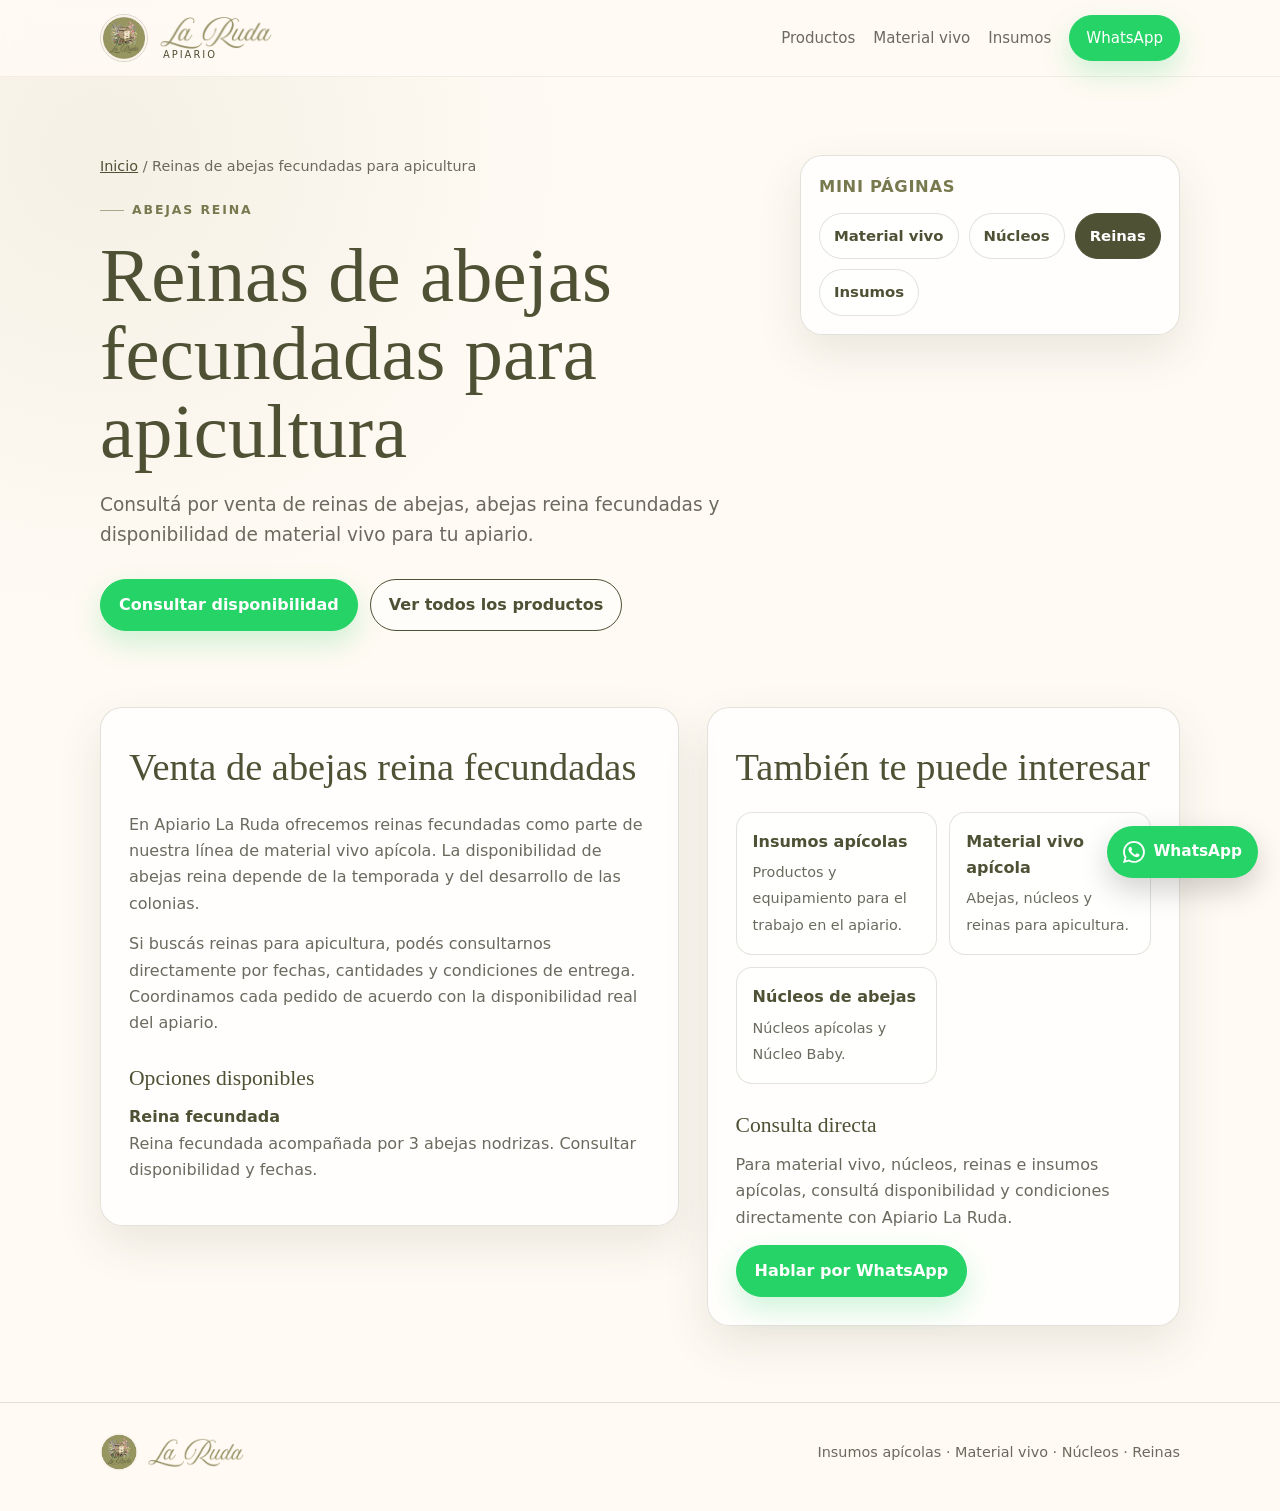
<file: reinas-de-abejas.html>
<!DOCTYPE html>
<html lang="es">
<head>
  <link rel="icon" type="image/png" sizes="96x96" href="assets/favicon-laruda-96.png" />
  <link rel="shortcut icon" href="favicon.ico" />
  <link rel="apple-touch-icon" sizes="180x180" href="assets/favicon-laruda-180.png" />
  <meta charset="UTF-8" />
  <meta name="viewport" content="width=device-width, initial-scale=1.0" />
  <meta name="description" content="Venta de reinas de abejas y abejas reina fecundadas para apicultura. Consultá disponibilidad, fechas y condiciones de entrega." />
  <meta name="robots" content="index,follow,max-image-preview:large,max-snippet:-1,max-video-preview:-1" />
  <link rel="canonical" href="https://apiario.laruda.com.ar/reinas-de-abejas.html" />
  <meta name="theme-color" content="#77794f" />
  <meta property="og:locale" content="es_AR" />
  <meta property="og:type" content="website" />
  <meta property="og:site_name" content="Apiario La Ruda" />
  <meta property="og:title" content="Reinas de abejas | Abejas reina fecundadas | Apiario La Ruda" />
  <meta property="og:description" content="Venta de reinas de abejas y abejas reina fecundadas para apicultura. Consultá disponibilidad, fechas y condiciones de entrega." />
  <meta property="og:url" content="https://apiario.laruda.com.ar/reinas-de-abejas.html" />
  <meta property="og:image" content="https://apiario.laruda.com.ar/assets/logo-busqueda-laruda.png" />
  <title>Reinas de abejas | Abejas reina fecundadas | Apiario La Ruda</title>
  <link rel="stylesheet" href="assets/seo-pages.css" />
  <script type="application/ld+json">{
  "@context": "https://schema.org",
  "@graph": [
    {
      "@type": "BreadcrumbList",
      "itemListElement": [
        {
          "@type": "ListItem",
          "position": 1,
          "name": "Inicio",
          "item": "https://apiario.laruda.com.ar/"
        },
        {
          "@type": "ListItem",
          "position": 2,
          "name": "Reinas de abejas fecundadas para apicultura",
          "item": "https://apiario.laruda.com.ar/reinas-de-abejas.html"
        }
      ]
    },
    {
      "@type": "WebPage",
      "@id": "https://apiario.laruda.com.ar/reinas-de-abejas.html#webpage",
      "url": "https://apiario.laruda.com.ar/reinas-de-abejas.html",
      "name": "Reinas de abejas | Abejas reina fecundadas | Apiario La Ruda",
      "description": "Venta de reinas de abejas y abejas reina fecundadas para apicultura. Consultá disponibilidad, fechas y condiciones de entrega.",
      "inLanguage": "es-AR",
      "isPartOf": {
        "@id": "https://apiario.laruda.com.ar/#website"
      }
    }
  ]
}</script>
</head>
<body>
  <header class="site-header">
    <div class="container nav">
      <a class="brand" href="index.html" aria-label="Apiario La Ruda - inicio">
        <img class="brand-logo" src="assets/logo-redondo.jpg" alt="Logo de Apiario La Ruda" />
        <span class="brand-copy"><img class="wordmark" src="assets/la-ruda-wordmark.png" alt="La Ruda" /><small>Apiario</small></span>
      </a>
      <nav class="nav-links" aria-label="Navegación principal">
        <a href="index.html#productos">Productos</a>
        <a href="material-vivo.html">Material vivo</a>
        <a href="insumos-apicolas.html">Insumos</a>
        <a class="cta" href="https://wa.me/5491126960110?text=Hola%2C%20quisiera%20hacer%20una%20consulta%20a%20Apiario%20La%20Ruda." target="_blank" rel="noopener">WhatsApp</a>
      </nav>
    </div>
  </header>
  <main>
    <section class="hero">
      <div class="container hero-layout">
        <div>
          <div class="breadcrumbs"><a href="index.html">Inicio</a> / Reinas de abejas fecundadas para apicultura</div>
          <div class="kicker">Abejas reina</div>
          <h1>Reinas de abejas fecundadas para apicultura</h1>
          <p class="lead">Consultá por venta de reinas de abejas, abejas reina fecundadas y disponibilidad de material vivo para tu apiario.</p>
          <div class="actions"><a class="button whatsapp" href="https://wa.me/5491126960110?text=Hola%2C%20quisiera%20consultar%20por%20Reinas%20de%20abejas%20fecundadas%20para%20apicultura%20de%20Apiario%20La%20Ruda." target="_blank" rel="noopener">Consultar disponibilidad</a><a class="button secondary" href="index.html#productos">Ver todos los productos</a></div>
        </div>
        <aside class="page-switcher" aria-label="Páginas relacionadas">
          <p class="page-switcher-title">Mini páginas</p>
          <div class="page-switcher-links"><a class="page-chip" href="material-vivo.html">Material vivo</a><a class="page-chip" href="nucleos-de-abejas.html">Núcleos</a><a class="page-chip is-current" href="reinas-de-abejas.html">Reinas</a><a class="page-chip" href="insumos-apicolas.html">Insumos</a></div>
          
        </aside>
      </div>
    </section>
    <section class="content">
      <div class="container grid">
        <article class="card">
          <h2>Venta de abejas reina fecundadas</h2>
          <p>En Apiario La Ruda ofrecemos reinas fecundadas como parte de nuestra línea de material vivo apícola. La disponibilidad de abejas reina depende de la temporada y del desarrollo de las colonias.</p><p>Si buscás reinas para apicultura, podés consultarnos directamente por fechas, cantidades y condiciones de entrega. Coordinamos cada pedido de acuerdo con la disponibilidad real del apiario.</p>
          <h3>Opciones disponibles</h3>
          <div class="product-list"><div class="product"><strong>Reina fecundada</strong><p>Reina fecundada acompañada por 3 abejas nodrizas. Consultar disponibilidad y fechas.</p></div></div>


        </article>
        <aside class="card">
          <h2>También te puede interesar</h2>
          <div class="links"><a class="topic" href="insumos-apicolas.html"><strong>Insumos apícolas</strong><span>Productos y equipamiento para el trabajo en el apiario.</span></a><a class="topic" href="material-vivo.html"><strong>Material vivo apícola</strong><span>Abejas, núcleos y reinas para apicultura.</span></a><a class="topic" href="nucleos-de-abejas.html"><strong>Núcleos de abejas</strong><span>Núcleos apícolas y Núcleo Baby.</span></a></div>
          <h3>Consulta directa</h3>
          <p>Para material vivo, núcleos, reinas e insumos apícolas, consultá disponibilidad y condiciones directamente con Apiario La Ruda.</p>
          <a class="button whatsapp" href="https://wa.me/5491126960110?text=Hola%2C%20quisiera%20hacer%20una%20consulta%20a%20Apiario%20La%20Ruda." target="_blank" rel="noopener">Hablar por WhatsApp</a>
        </aside>
      </div>
    </section>
  </main>
  <footer><div class="container footer-row"><div class="footer-brand"><img src="assets/logo-redondo.jpg" alt="Logo de Apiario La Ruda" /><img class="footer-wordmark" src="assets/la-ruda-wordmark.png" alt="Apiario La Ruda" /></div><div>Insumos apícolas · Material vivo · Núcleos · Reinas</div></div></footer>

  <a class="whatsapp-float" href="https://wa.me/5491126960110?text=Hola%2C%20quisiera%20hacer%20una%20consulta%20a%20Apiario%20La%20Ruda." target="_blank" rel="noopener" aria-label="Contactar por WhatsApp" title="WhatsApp"><svg viewBox="0 0 16 16" aria-hidden="true"><path d="M13.601 2.326A7.854 7.854 0 0 0 7.994 0C3.627 0 .068 3.558.064 7.926c0 1.399.366 2.76 1.057 3.965L0 16l4.204-1.102a7.933 7.933 0 0 0 3.79.965h.004c4.368 0 7.926-3.558 7.93-7.93A7.898 7.898 0 0 0 13.6 2.326zM7.994 14.521a6.573 6.573 0 0 1-3.356-.92l-.24-.144-2.494.654.666-2.433-.156-.25a6.568 6.568 0 0 1-1.007-3.505c0-3.626 2.957-6.584 6.591-6.584a6.56 6.56 0 0 1 4.66 1.931 6.557 6.557 0 0 1 1.928 4.66c-.004 3.639-2.961 6.591-6.592 6.591zm3.615-4.934c-.197-.099-1.17-.578-1.353-.642-.182-.066-.315-.099-.445.099-.133.197-.514.642-.627.775-.115.132-.23.148-.428.05-.197-.1-.836-.308-1.592-.984-.59-.525-.986-1.17-1.101-1.368-.115-.198-.013-.305.086-.404.09-.088.197-.23.296-.345.1-.115.133-.197.198-.33.066-.132.033-.247-.016-.345-.05-.099-.445-1.073-.61-1.47-.16-.389-.325-.336-.445-.342l-.378-.007c-.132 0-.345.05-.527.247-.181.198-.691.677-.691 1.654 0 .977.708 1.916.806 2.049.099.132 1.394 2.132 3.377 2.989.472.203.84.324 1.127.415.473.151.904.13 1.246.079.38-.058 1.17-.48 1.337-.943.164-.462.164-.858.115-.943-.049-.084-.181-.132-.38-.23z"/></svg><span>WhatsApp</span></a>
</body>
</html>
</file>
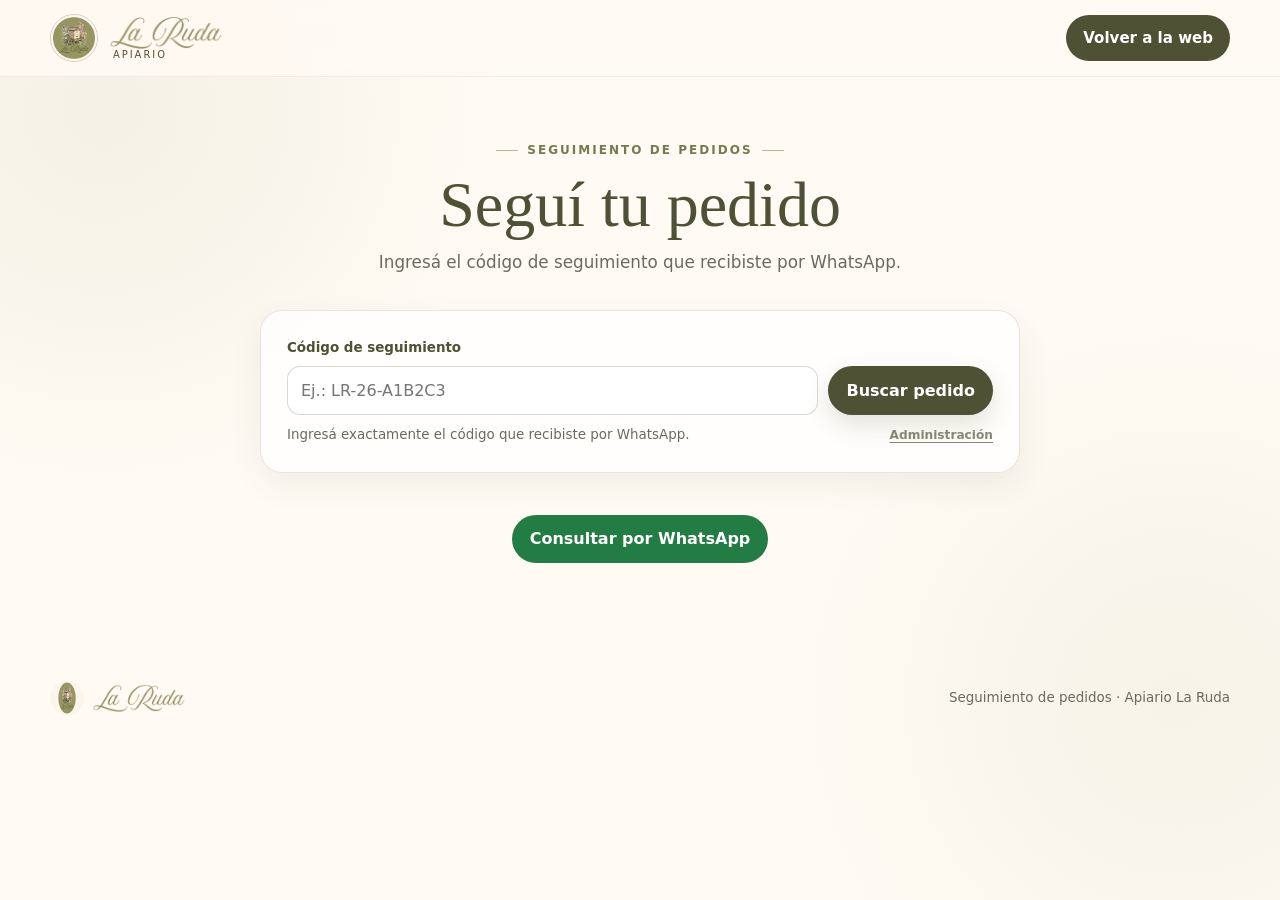
<file: seguimiento.html>
<!DOCTYPE html>
<html lang="es">
<head>
  <link rel="icon" type="image/png" sizes="96x96" href="assets/favicon-laruda-96.png" />
  <link rel="shortcut icon" href="favicon.ico" />
  <link rel="apple-touch-icon" sizes="180x180" href="assets/favicon-laruda-180.png" />
  <meta charset="UTF-8" />
  <meta name="viewport" content="width=device-width, initial-scale=1.0" />
  <meta name="robots" content="noindex,nofollow" />
  <meta name="description" content="Seguimiento de pedidos de Apiario La Ruda." />
  <meta name="theme-color" content="#77794f" />
  <title>Seguir pedido | Apiario La Ruda</title>
  <link rel="stylesheet" href="assets/orders.css" />
</head>
<body>
  <header class="site-header">
    <div class="container nav">
      <a class="brand" href="index.html" aria-label="Volver a Apiario La Ruda">
        <img src="assets/logo-redondo.jpg" alt="" />
        <span class="brand-text">
          <img class="brand-wordmark" src="assets/la-ruda-wordmark.png" alt="La Ruda" />
          <span class="brand-tagline">Apiario</span>
        </span>
      </a>
      <div class="nav-actions">
        <a class="nav-link primary" href="index.html">Volver a la web</a>
      </div>
    </div>
  </header>

  <main class="page-main">
    <div class="container">
      <div class="page-heading">
        <div class="kicker">Seguimiento de pedidos</div>
        <h1>Seguí tu pedido</h1>
        <p>Ingresá el código de seguimiento que recibiste por WhatsApp.</p>
      </div>

      <section class="card track-search" aria-labelledby="trackTitle">
        <label class="label" id="trackTitle" for="trackingCode">Código de seguimiento</label>
        <form class="track-form" id="trackingForm">
          <input
            class="input"
            id="trackingCode"
            name="trackingCode"
            type="text"
            inputmode="text"
            autocomplete="off"
            maxlength="30"
            placeholder="Ej.: LR-26-A1B2C3"
            aria-describedby="trackingHelp"
          />
          <button class="button button-primary" id="trackingSubmit" type="submit">Buscar pedido</button>
        </form>
        <div class="track-search-footer">
          <div class="helper" id="trackingHelp">Ingresá exactamente el código que recibiste por WhatsApp.</div>
          <a class="track-admin-link" href="admin.html">Administración</a>
        </div>
      </section>

      <div class="message" id="trackingMessage" role="status" aria-live="polite"></div>

      <section class="tracking-result" id="trackingResult" aria-live="polite">
        <div class="card order-summary">
          <div>
            <div class="order-code" id="resultCode"></div>
            <h2 id="resultTitle"></h2>
            <div class="progress-wrap">
              <div class="progress-track" aria-hidden="true"><div class="progress-fill" id="progressFill"></div></div>
              <div class="progress-copy"><span id="progressText"></span><span id="updatedText"></span></div>
            </div>
          </div>
          <div class="current-stage">
            <span>Estado actual</span>
            <strong id="currentStatus"></strong>
            <small id="currentDescription"></small>
          </div>
        </div>

        <div class="order-grid">
          <div class="card order-info">
            <h3 class="card-title">Tu pedido</h3>
            <div class="items-list items-list-first" id="itemsList"></div>

            <div class="order-total-public">
              <span>Total del pedido</span>
              <strong id="publicTotal"></strong>
            </div>

            <div class="payment-public" id="paymentInfo" hidden>
              <div class="payment-public-head">
                <span>Pago</span>
                <strong id="paymentStatusLabel"></strong>
              </div>
              <div class="payment-alias" id="paymentAliasBox" hidden>
                <span>Alias para realizar el pago</span>
                <div class="payment-alias-line">
                  <strong>apiariolaruda</strong>
                  <button class="button button-soft button-small" id="copyAliasButton" type="button">Copiar alias</button>
                </div>
              </div>
              <div class="payment-dates">
                <div class="payment-date-row" id="pendingPaymentDateRow" hidden><span>Pendiente de pago desde</span><strong id="pendingPaymentDate"></strong></div>
                <div class="payment-date-row" id="paymentConfirmedDateRow" hidden><span>Pago confirmado</span><strong id="paymentConfirmedDate"></strong></div>
              </div>
            </div>

            <div class="public-note" id="publicNote" hidden></div>

            <div class="delivery-footer">
              <div class="info-row"><span>Entrega estimada</span><strong id="estimatedDate"></strong></div>
              <div class="info-row"><span>Modalidad</span><strong id="deliveryMethod"></strong></div>
            </div>
          </div>

          <div class="card timeline-card">
            <h3 class="card-title">Etapas del pedido</h3>
            <div class="timeline" id="timeline"></div>
          </div>
        </div>

        <div class="order-contact">
          <a class="button button-secondary" id="orderWhatsApp" href="#" target="_blank" rel="noopener">Consultar por este pedido</a>
        </div>
      </section>
      <section class="tracking-help-cta" aria-label="Ayuda por WhatsApp">
        <a class="button button-whatsapp tracking-whatsapp-button" href="https://wa.me/5491126960110?text=Hola%2C%20quisiera%20hacer%20una%20consulta%20sobre%20un%20pedido%20de%20Apiario%20La%20Ruda." target="_blank" rel="noopener">Consultar por WhatsApp</a>
      </section>
    </div>
  </main>

  <footer>
    <div class="container footer-row">
      <div class="footer-brand">
        <img src="assets/logo-redondo.jpg" alt="" />
        <img src="assets/la-ruda-wordmark.png" alt="Apiario La Ruda" />
      </div>
      <div>Seguimiento de pedidos · Apiario La Ruda</div>
    </div>
  </footer>

  <script src="assets/orders-bundle.js?v=20260825-9"></script>
  <script src="assets/tracking.js?v=20260825-9"></script>
</body>
</html>
</file>
<file: assets/orders.css>
:root {
  --cream: #f7f0e6;
  --cream-2: #fffaf3;
  --olive: #77794f;
  --olive-dark: #4f5135;
  --olive-soft: #9a9b68;
  --text: #2f3027;
  --muted: #6b6a5f;
  --white: #ffffff;
  --line: rgba(79, 81, 53, 0.15);
  --shadow: 0 18px 45px rgba(62, 63, 41, 0.13);
  --radius: 22px;
  --max: 1180px;
  --success: #65763f;
  --warning: #9a7332;
  --danger: #9a4944;
}

* { box-sizing: border-box; }
html { scroll-behavior: smooth; }
body {
  margin: 0;
  min-height: 100vh;
  font-family: Inter, ui-sans-serif, system-ui, -apple-system, BlinkMacSystemFont, "Segoe UI", sans-serif;
  color: var(--text);
  background:
    radial-gradient(circle at 8% 12%, rgba(154, 155, 104, 0.10), transparent 28%),
    radial-gradient(circle at 92% 78%, rgba(154, 155, 104, 0.08), transparent 30%),
    var(--cream-2);
  line-height: 1.6;
}
body.modal-lock { overflow: hidden; }
img { max-width: 100%; display: block; }
a { color: inherit; text-decoration: none; }
button, input, select, textarea { font: inherit; }
button { color: inherit; }
.container { width: min(calc(100% - 32px), var(--max)); margin-inline: auto; }

.site-header {
  position: sticky;
  top: 0;
  z-index: 50;
  border-bottom: 1px solid rgba(79,81,53,.08);
  background: rgba(255,250,243,.90);
  backdrop-filter: blur(16px);
}
.nav {
  min-height: 76px;
  display: flex;
  align-items: center;
  justify-content: space-between;
  gap: 24px;
}
.brand { display: flex; align-items: center; gap: 12px; min-width: 0; }
.brand > img {
  width: 48px;
  height: 48px;
  object-fit: cover;
  border-radius: 50%;
  border: 1px solid rgba(79,81,53,.25);
}
.brand-text { display: flex; flex-direction: column; justify-content: center; line-height: 1; }
.brand-wordmark { width: 112px; height: auto; }
.brand-tagline {
  margin-top: 1px;
  padding-left: 3px;
  font-size: .62rem;
  letter-spacing: .20em;
  text-transform: uppercase;
  color: var(--olive-dark);
}
.nav-actions { display: flex; align-items: center; gap: 10px; }
.nav-link {
  min-height: 44px;
  display: inline-flex;
  align-items: center;
  justify-content: center;
  padding: 10px 16px;
  border: 1px solid transparent;
  border-radius: 999px;
  color: var(--muted);
  font-size: .94rem;
  font-weight: 700;
  transition: .2s ease;
}
.nav-link:hover { color: var(--olive-dark); background: rgba(119,121,79,.08); }
.nav-link.primary { color: #fff; background: var(--olive-dark); }
.nav-link.primary:hover { background: #42442d; }

.page-main { padding: 56px 0 90px; }
.page-heading { max-width: 780px; margin: 0 auto 34px; text-align: center; }
.kicker {
  display: inline-flex;
  align-items: center;
  gap: 9px;
  color: var(--olive);
  font-size: .75rem;
  font-weight: 800;
  letter-spacing: .17em;
  text-transform: uppercase;
}
.kicker::before, .kicker::after { content: ""; width: 22px; height: 1px; background: currentColor; opacity: .55; }
h1, h2, h3 { color: var(--olive-dark); }
.page-heading h1 {
  margin: 12px 0 12px;
  font-family: Georgia, "Times New Roman", serif;
  font-size: clamp(2.35rem, 6vw, 4rem);
  line-height: 1.02;
  font-weight: 500;
}
.page-heading p { margin: 0 auto; max-width: 680px; color: var(--muted); font-size: 1.05rem; }

.card {
  border: 1px solid var(--line);
  border-radius: var(--radius);
  background: rgba(255,255,255,.78);
  box-shadow: 0 12px 32px rgba(66,67,46,.07);
}
.track-search { max-width: 760px; margin: 0 auto; padding: 26px; }
.track-form { display: grid; grid-template-columns: 1fr auto; gap: 10px; }
.label { display: block; margin-bottom: 7px; color: var(--olive-dark); font-size: .84rem; font-weight: 800; }
.input, .select, .textarea {
  width: 100%;
  min-height: 48px;
  padding: 11px 13px;
  border: 1px solid rgba(79,81,53,.22);
  border-radius: 13px;
  outline: none;
  color: var(--text);
  background: rgba(255,255,255,.95);
  transition: border-color .2s ease, box-shadow .2s ease;
}
.input:focus, .select:focus, .textarea:focus {
  border-color: rgba(119,121,79,.7);
  box-shadow: 0 0 0 4px rgba(119,121,79,.10);
}
.textarea { min-height: 100px; resize: vertical; }
.button {
  min-height: 48px;
  display: inline-flex;
  align-items: center;
  justify-content: center;
  gap: 8px;
  padding: 11px 18px;
  border: 0;
  border-radius: 999px;
  cursor: pointer;
  font-weight: 800;
  transition: transform .2s ease, box-shadow .2s ease, background .2s ease;
}
.button:hover { transform: translateY(-1px); }
.button:disabled { cursor: not-allowed; opacity: .58; transform: none; }
.button-primary { color: #fff; background: var(--olive-dark); box-shadow: 0 10px 24px rgba(79,81,53,.16); }
.button-secondary { color: var(--olive-dark); background: transparent; border: 1px solid rgba(79,81,53,.24); }
.button-soft { color: var(--olive-dark); background: rgba(119,121,79,.10); }
.button-danger { color: #fff; background: var(--danger); }
.button-whatsapp { color: #fff; background: #237c44; }
.button-small { min-height: 40px; padding: 8px 13px; font-size: .88rem; }

.helper { margin-top: 9px; color: var(--muted); font-size: .84rem; }
.track-search-footer { display: flex; align-items: flex-end; justify-content: space-between; gap: 14px; }
.track-search-footer .helper { flex: 1; }
.track-admin-link {
  flex: 0 0 auto;
  color: rgba(79,81,53,.68);
  font-size: .76rem;
  font-weight: 700;
  text-decoration: underline;
  text-underline-offset: 3px;
}
.track-admin-link:hover { color: var(--olive-dark); }
.message {
  display: none;
  margin: 18px auto 0;
  max-width: 760px;
  padding: 13px 16px;
  border-radius: 14px;
  font-size: .92rem;
}
.message.show { display: block; }
.message.error { color: #73312d; background: #fff0ee; border: 1px solid rgba(154,73,68,.2); }
.message.info { color: var(--olive-dark); background: rgba(119,121,79,.09); border: 1px solid rgba(119,121,79,.16); }

.tracking-result { display: none; max-width: 940px; margin: 28px auto 0; }
.tracking-result.show { display: block; }
.order-summary {
  display: grid;
  grid-template-columns: 1.2fr .8fr;
  gap: 18px;
  padding: 26px;
}
.order-code { color: var(--muted); font-size: .84rem; text-transform: uppercase; letter-spacing: .08em; font-weight: 800; }
.order-summary h2 { margin: 5px 0 8px; font-family: Georgia, "Times New Roman", serif; font-size: 2rem; font-weight: 500; }
.order-summary p { margin: 0; color: var(--muted); }
.current-stage {
  padding: 18px;
  border-radius: 18px;
  background: rgba(119,121,79,.10);
  align-self: stretch;
}
.current-stage span { display: block; color: var(--olive); font-size: .75rem; letter-spacing: .10em; text-transform: uppercase; font-weight: 800; }
.current-stage strong { display: block; margin-top: 4px; color: var(--olive-dark); font-size: 1.25rem; line-height: 1.2; }
.current-stage small { display: block; margin-top: 6px; color: var(--muted); }

.progress-wrap { margin-top: 18px; }
.progress-track { height: 8px; overflow: hidden; border-radius: 999px; background: rgba(79,81,53,.11); }
.progress-fill { height: 100%; width: 0; border-radius: inherit; background: var(--olive); transition: width .35s ease; }
.progress-copy { display: flex; justify-content: space-between; gap: 14px; margin-top: 7px; color: var(--muted); font-size: .78rem; }

.order-grid { display: grid; grid-template-columns: .9fr 1.1fr; gap: 18px; margin-top: 18px; }
.order-info, .timeline-card { padding: 24px; }
.card-title { margin: 0 0 16px; font-family: Georgia, "Times New Roman", serif; font-size: 1.55rem; font-weight: 500; }
.info-list { display: grid; gap: 12px; }
.info-row { display: flex; align-items: flex-start; justify-content: space-between; gap: 20px; padding-bottom: 11px; border-bottom: 1px solid var(--line); }
.info-row:last-child { border-bottom: 0; padding-bottom: 0; }
.info-row span { color: var(--muted); font-size: .86rem; }
.info-row strong { text-align: right; color: var(--olive-dark); font-size: .9rem; }
.items-list { display: grid; gap: 9px; margin-top: 18px; }
.items-list-first { margin: 0 0 18px; }
.item-row { display: flex; justify-content: space-between; gap: 12px; padding: 11px 12px; border-radius: 12px; background: rgba(119,121,79,.07); }
.item-row span { color: var(--text); }
.item-row strong { white-space: nowrap; color: var(--olive-dark); }
.public-note { margin-top: 17px; padding: 13px; border-left: 3px solid var(--olive-soft); border-radius: 0 11px 11px 0; background: rgba(119,121,79,.06); color: var(--muted); font-size: .9rem; }

.timeline { display: grid; gap: 0; }
.timeline-step { position: relative; display: grid; grid-template-columns: 30px 1fr; gap: 13px; min-height: 76px; }
.timeline-step:not(:last-child)::before { content: ""; position: absolute; left: 14px; top: 28px; bottom: -2px; width: 2px; background: rgba(79,81,53,.14); }
.timeline-step.complete:not(:last-child)::before { background: var(--olive-soft); }
.timeline-dot { width: 30px; height: 30px; display: grid; place-items: center; border-radius: 50%; border: 2px solid rgba(79,81,53,.18); background: var(--cream-2); color: transparent; font-size: .78rem; font-weight: 900; z-index: 1; }
.timeline-step.complete .timeline-dot { color: #fff; border-color: var(--olive); background: var(--olive); }
.timeline-step.current .timeline-dot { border-color: var(--olive-dark); box-shadow: 0 0 0 5px rgba(119,121,79,.11); }
.timeline-copy { padding: 2px 0 16px; }
.timeline-copy strong { display: block; color: var(--olive-dark); line-height: 1.2; }
.timeline-copy p { margin: 5px 0 0; color: var(--muted); font-size: .86rem; line-height: 1.45; }
.timeline-copy time { display: block; margin-top: 4px; color: var(--olive); font-size: .76rem; font-weight: 700; }
.order-contact { margin-top: 18px; display: flex; justify-content: center; }
.tracking-help-cta { display: flex; justify-content: center; margin: 42px auto 0; }
.tracking-whatsapp-button { min-width: 230px; }

/* ADMIN */
.admin-shell { padding: 38px 0 82px; }
.login-card { width: min(100%, 480px); margin: 38px auto 0; padding: 28px; }
.login-card h1 { margin: 0 0 7px; font-family: Georgia, "Times New Roman", serif; font-size: 2.25rem; font-weight: 500; }
.login-card > p { margin: 0 0 24px; color: var(--muted); }
.form-stack { display: grid; gap: 15px; }
.login-footer { margin-top: 17px; color: var(--muted); font-size: .82rem; text-align: center; }
.admin-app { display: none; }
.admin-app.show { display: block; }
.admin-topbar { display: flex; align-items: flex-start; justify-content: space-between; gap: 20px; margin-bottom: 26px; }
.admin-title h1 { margin: 0; font-family: Georgia, "Times New Roman", serif; font-size: clamp(2.1rem, 5vw, 3.2rem); font-weight: 500; }
.admin-title p { margin: 4px 0 0; color: var(--muted); }
.admin-top-actions { display: flex; flex-wrap: wrap; gap: 9px; justify-content: flex-end; }
.stats-grid { display: grid; grid-template-columns: repeat(4, 1fr); gap: 12px; margin-bottom: 20px; }
.stat { padding: 18px; }
.stat span { display: block; color: var(--muted); font-size: .78rem; font-weight: 700; text-transform: uppercase; letter-spacing: .07em; }
.stat strong { display: block; margin-top: 3px; color: var(--olive-dark); font-size: 1.7rem; line-height: 1; }
.admin-toolbar { display: grid; grid-template-columns: minmax(0, 1fr) 220px; gap: 10px; margin-bottom: 16px; }
.orders-list { display: grid; gap: 12px; }
.order-card { padding: 18px; transition: border-color .2s ease, box-shadow .2s ease; }
.order-card:hover { border-color: rgba(119,121,79,.32); box-shadow: var(--shadow); }
.order-card-main { display: grid; grid-template-columns: 1.2fr .75fr .8fr auto; gap: 16px; align-items: center; }
.order-card h3 { margin: 0; font-family: Georgia, "Times New Roman", serif; font-size: 1.3rem; font-weight: 500; }
.order-card-code { margin-top: 2px; color: var(--olive); font-size: .78rem; font-weight: 800; letter-spacing: .06em; }
.order-card-meta span { display: block; color: var(--muted); font-size: .76rem; }
.order-card-meta strong { display: block; color: var(--text); font-size: .9rem; }
.status-badge { display: inline-flex; align-items: center; width: fit-content; padding: 7px 10px; border-radius: 999px; color: var(--olive-dark); background: rgba(119,121,79,.10); font-size: .78rem; font-weight: 800; }
.order-card-actions { display: flex; gap: 7px; justify-content: flex-end; }
.empty-state { padding: 44px 24px; text-align: center; color: var(--muted); }
.empty-state strong { display: block; margin-bottom: 5px; color: var(--olive-dark); font-family: Georgia, "Times New Roman", serif; font-size: 1.45rem; font-weight: 500; }

.admin-modal {
  position: fixed;
  inset: 0;
  z-index: 100;
  display: none;
  align-items: flex-start;
  justify-content: center;
  padding: 22px;
  overflow-y: auto;
  background: rgba(31,31,24,.66);
  backdrop-filter: blur(7px);
}
.admin-modal.open { display: flex; }
.admin-panel {
  width: min(100%, 1000px);
  margin: auto;
  border-radius: 26px;
  background: var(--cream-2);
  box-shadow: 0 28px 90px rgba(0,0,0,.28);
}
.admin-panel-header { display: flex; align-items: flex-start; justify-content: space-between; gap: 16px; padding: 24px 26px 18px; border-bottom: 1px solid var(--line); }
.admin-panel-header h2 { margin: 0; font-family: Georgia, "Times New Roman", serif; font-size: 2rem; font-weight: 500; }
.admin-panel-header p { margin: 3px 0 0; color: var(--muted); font-size: .88rem; }
.icon-button { width: 42px; height: 42px; flex: 0 0 auto; display: grid; place-items: center; border: 0; border-radius: 50%; background: rgba(119,121,79,.10); cursor: pointer; font-size: 1.3rem; }
.admin-panel-body { padding: 24px 26px 28px; }
.form-grid { display: grid; grid-template-columns: repeat(2, minmax(0, 1fr)); gap: 15px; }
.field.full { grid-column: 1 / -1; }
.field .hint { display: block; margin-top: 5px; color: var(--muted); font-size: .76rem; }
.form-section { margin-top: 24px; padding-top: 22px; border-top: 1px solid var(--line); }
.form-section-head { display: flex; align-items: center; justify-content: space-between; gap: 12px; margin-bottom: 12px; }
.form-section-head h3 { margin: 0; font-family: Georgia, "Times New Roman", serif; font-size: 1.35rem; font-weight: 500; }
.form-section-hint { display: block; margin-top: 2px; color: var(--muted); font-size: .78rem; }
.items-editor { display: grid; gap: 9px; }
.items-editor:empty::before {
  content: "Todavía no agregaste artículos. Usá ‘+ Agregar artículo’.";
  display: block;
  padding: 16px;
  border: 1px dashed rgba(79,81,53,.22);
  border-radius: 13px;
  color: var(--muted);
  background: rgba(119,121,79,.035);
  font-size: .86rem;
}
.item-editor-row { display: grid; grid-template-columns: minmax(0, 1fr) 110px 120px 44px; gap: 8px; align-items: center; }
.remove-item { width: 44px; height: 44px; border: 0; border-radius: 12px; cursor: pointer; color: var(--danger); background: rgba(154,73,68,.08); font-size: 1.15rem; }
.order-tools { display: grid; grid-template-columns: 1fr 1fr; gap: 12px; margin-top: 20px; }
.tool-card { padding: 15px; border: 1px solid var(--line); border-radius: 16px; background: rgba(119,121,79,.055); }
.tool-card span { display: block; color: var(--muted); font-size: .76rem; font-weight: 700; text-transform: uppercase; letter-spacing: .06em; }
.tool-card strong { display: block; margin: 4px 0 11px; color: var(--olive-dark); font-size: .95rem; word-break: break-all; }
.tool-actions { display: flex; flex-wrap: wrap; gap: 7px; }
.form-actions { display: flex; justify-content: flex-end; gap: 9px; margin-top: 24px; }
.history-list { display: grid; gap: 8px; margin-top: 10px; }
.history-row { display: grid; grid-template-columns: 130px 1fr auto; gap: 11px; padding: 10px 12px; border-radius: 12px; background: rgba(119,121,79,.06); font-size: .82rem; }
.history-row strong { color: var(--olive-dark); }
.history-row span { color: var(--muted); }

.toast {
  position: fixed;
  right: 20px;
  bottom: 20px;
  z-index: 200;
  max-width: min(420px, calc(100% - 40px));
  display: none;
  padding: 13px 16px;
  border-radius: 14px;
  color: #fff;
  background: var(--olive-dark);
  box-shadow: var(--shadow);
  font-size: .9rem;
}
.toast.show { display: block; }
.toast.error { background: var(--danger); }

footer { padding: 28px 0 38px; }
.footer-row { display: flex; align-items: center; justify-content: space-between; gap: 18px; color: var(--muted); font-size: .84rem; }
.footer-brand { display: flex; align-items: center; gap: 9px; }
.footer-brand img:first-child { width: 34px; height: 34px; border-radius: 50%; }
.footer-brand img:last-child { width: 92px; }

@media (max-width: 900px) {
  .order-summary, .order-grid { grid-template-columns: 1fr; }
  .stats-grid { grid-template-columns: repeat(2, 1fr); }
  .order-card-main { grid-template-columns: 1fr 1fr; }
  .order-card-actions { justify-content: flex-start; }
}

@media (max-width: 680px) {
  .container { width: min(calc(100% - 24px), var(--max)); }
  .site-header .nav { min-height: 68px; gap: 10px; }
  .brand > img { width: 42px; height: 42px; }
  .brand-wordmark { width: 94px; }
  .brand-tagline { font-size: .55rem; }
  .nav-actions { gap: 5px; }
  .nav-link { min-height: 40px; padding: 8px 10px; font-size: .82rem; }
  .nav-link.secondary-hide { display: none; }
  .page-main { padding: 40px 0 70px; }
  .page-heading { margin-bottom: 24px; }
  .page-heading h1 { font-size: clamp(2.25rem, 12vw, 3rem); }
  .track-search { padding: 18px; }
  .track-form { grid-template-columns: 1fr; }
  .track-form .button { width: 100%; }
  .track-search-footer { align-items: flex-start; flex-direction: column; gap: 4px; }
  .order-summary, .order-info, .timeline-card { padding: 19px; }
  .order-summary h2 { font-size: 1.65rem; }
  .info-row { display: grid; gap: 3px; }
  .info-row strong { text-align: left; }
  .admin-shell { padding-top: 24px; }
  .admin-topbar { display: grid; }
  .admin-top-actions { justify-content: flex-start; }
  .stats-grid { grid-template-columns: 1fr 1fr; }
  .admin-toolbar { grid-template-columns: 1fr; }
  .order-card-main { grid-template-columns: 1fr; gap: 10px; }
  .order-card-actions { display: grid; grid-template-columns: 1fr 1fr; }
  .admin-modal { padding: 8px; }
  .admin-panel { border-radius: 20px; }
  .admin-panel-header, .admin-panel-body { padding-left: 17px; padding-right: 17px; }
  .admin-panel-header h2 { font-size: 1.65rem; }
  .form-grid { grid-template-columns: 1fr; }
  .field.full { grid-column: auto; }
  .item-editor-row { grid-template-columns: minmax(0, 1fr) 85px 44px; }
  .item-editor-row .item-price { grid-column: 1 / 3; }
  .item-editor-row .remove-item { grid-column: 3; grid-row: 1; }
  .order-tools { grid-template-columns: 1fr; }
  .form-actions { display: grid; grid-template-columns: 1fr; }
  .history-row { grid-template-columns: 1fr; gap: 2px; }
  .footer-row { display: grid; justify-items: center; text-align: center; }
}

/* V3 - pedidos mixtos y catálogo de artículos */
.preparation-field {
  padding: 13px;
  border: 1px solid rgba(119,121,79,.16);
  border-radius: 15px;
  background: rgba(119,121,79,.055);
}
.preparation-field[hidden] { display: none !important; }
.timeline-composite { display: grid; gap: 18px; }
.mixed-intro { padding-bottom: 2px; }
.preparation-grid {
  display: grid;
  grid-template-columns: repeat(2, minmax(0, 1fr));
  gap: 14px;
}
.preparation-block {
  padding: 16px 16px 4px;
  border: 1px solid var(--line);
  border-radius: 16px;
  background: rgba(119,121,79,.045);
}
.preparation-block h4 {
  margin: 0 0 13px;
  color: var(--olive-dark);
  font-family: Georgia, "Times New Roman", serif;
  font-size: 1.08rem;
  font-weight: 500;
}
.after-preparation-label {
  display: flex;
  align-items: center;
  gap: 10px;
  color: var(--muted);
  font-size: .76rem;
  font-weight: 800;
  letter-spacing: .06em;
  text-transform: uppercase;
}
.after-preparation-label::before,
.after-preparation-label::after {
  content: "";
  height: 1px;
  flex: 1;
  background: var(--line);
}
.item-editor-row .item-product { min-width: 0; }

@media (max-width: 680px) {
  .preparation-grid { grid-template-columns: 1fr; }
}

/* V4 - vista de pedido, total y datos de pago */
.order-card { cursor: pointer; }
.order-card-main { grid-template-columns: 1.15fr .9fr .8fr .65fr auto; }
.total-readonly {
  color: var(--olive-dark);
  background: rgba(119,121,79,.07);
  font-weight: 800;
}
.order-view-mode .input:disabled,
.order-view-mode .select:disabled,
.order-view-mode .textarea:disabled {
  opacity: 1;
  cursor: default;
  color: var(--text);
  background: rgba(119,121,79,.045);
  border-color: rgba(79,81,53,.10);
  -webkit-text-fill-color: var(--text);
}
.order-view-mode .item-editor-row .remove-item:disabled { display: none; }
.order-view-mode .item-editor-row { grid-template-columns: minmax(0,1fr) 110px 120px; }

.payment-audit {
  display: grid;
  gap: 9px;
}
.payment-audit-row {
  display: flex;
  justify-content: space-between;
  gap: 16px;
  padding: 12px 14px;
  border-radius: 12px;
  background: rgba(119,121,79,.06);
}
.payment-audit-row span { color: var(--muted); font-size: .84rem; }
.payment-audit-row strong { color: var(--olive-dark); font-size: .86rem; text-align: right; }

.order-info {
  display: flex;
  flex-direction: column;
}
.public-item-row { align-items: center; }
.public-item-main { min-width: 0; display: grid; gap: 3px; }
.public-item-main small { color: var(--muted); font-size: .76rem; }
.order-total-public {
  display: flex;
  align-items: center;
  justify-content: space-between;
  gap: 18px;
  margin-top: 4px;
  padding: 15px 14px;
  border: 1px solid rgba(119,121,79,.18);
  border-radius: 14px;
  background: rgba(119,121,79,.075);
}
.order-total-public span {
  color: var(--olive-dark);
  font-size: .84rem;
  font-weight: 800;
  text-transform: uppercase;
  letter-spacing: .05em;
}
.order-total-public strong {
  color: var(--olive-dark);
  font-family: Georgia, "Times New Roman", serif;
  font-size: 1.35rem;
  font-weight: 600;
}
.payment-public {
  margin-top: 16px;
  padding: 15px;
  border: 1px solid rgba(119,121,79,.22);
  border-radius: 16px;
  background: #fffdf7;
}
.payment-public-head {
  display: flex;
  justify-content: space-between;
  gap: 14px;
  align-items: center;
  padding-bottom: 11px;
  border-bottom: 1px solid var(--line);
}
.payment-public-head span { color: var(--muted); font-size: .8rem; font-weight: 800; text-transform: uppercase; letter-spacing: .06em; }
.payment-public-head strong { color: var(--olive-dark); }
.payment-alias {
  margin-top: 13px;
  padding: 14px;
  border-radius: 13px;
  background: rgba(119,121,79,.10);
}
.payment-alias > span { display: block; color: var(--muted); font-size: .78rem; }
.payment-alias-line { display: flex; justify-content: space-between; align-items: center; gap: 12px; margin-top: 5px; }
.payment-alias-line > strong {
  color: var(--olive-dark);
  font-family: Georgia, "Times New Roman", serif;
  font-size: 1.45rem;
  letter-spacing: .01em;
}
.payment-dates { display: grid; gap: 8px; margin-top: 12px; }
.payment-date-row { display: flex; justify-content: space-between; gap: 14px; font-size: .8rem; }
.payment-date-row span { color: var(--muted); }
.payment-date-row strong { color: var(--olive-dark); text-align: right; }
.delivery-footer {
  display: grid;
  gap: 10px;
  margin-top: auto;
  padding-top: 20px;
  border-top: 1px solid var(--line);
}
.delivery-footer .info-row { padding-bottom: 9px; }

@media (max-width: 900px) {
  .order-card-main { grid-template-columns: 1fr 1fr; }
}
@media (max-width: 680px) {
  .order-view-mode .item-editor-row { grid-template-columns: minmax(0,1fr) 85px; }
  .order-view-mode .item-editor-row .item-price { grid-column: 1 / 3; }
  .payment-audit-row,
  .payment-date-row { display: grid; gap: 3px; }
  .payment-audit-row strong,
  .payment-date-row strong { text-align: left; }
  .payment-alias-line { align-items: flex-start; flex-direction: column; }
  .public-item-row { align-items: flex-start; }
  .public-item-row > strong { font-size: .86rem; }
}


/* V5 - pedidos creados en modo consulta real */
.order-readonly-details {
  display: grid;
  gap: 16px;
  margin-bottom: 18px;
}
.order-readonly-details[hidden] { display: none !important; }
.readonly-summary-grid {
  display: grid;
  grid-template-columns: repeat(2, minmax(0, 1fr));
  gap: 12px;
}
.readonly-block,
.readonly-items,
.readonly-note {
  border: 1px solid var(--line);
  border-radius: 14px;
  background: rgba(119,121,79,.035);
  padding: 15px 16px;
}
.readonly-block { display: grid; gap: 4px; }
.readonly-block > span,
.readonly-section-title,
.readonly-note > span {
  color: var(--muted);
  font-size: .74rem;
  font-weight: 800;
  letter-spacing: .06em;
  text-transform: uppercase;
}
.readonly-block > strong { color: var(--olive-dark); font-size: 1rem; }
.readonly-block > small { color: var(--muted); font-size: .82rem; }
.readonly-items { display: grid; gap: 9px; }
.readonly-section-title { margin-bottom: 2px; }
.readonly-item-row {
  display: flex;
  align-items: center;
  justify-content: space-between;
  gap: 16px;
  padding: 10px 0;
  border-bottom: 1px solid var(--line);
}
.readonly-item-row > div { display: grid; gap: 2px; }
.readonly-item-row span { color: var(--muted); font-size: .8rem; }
.readonly-item-row > strong { color: var(--olive-dark); white-space: nowrap; }
.readonly-total-row {
  display: flex;
  justify-content: space-between;
  align-items: center;
  gap: 16px;
  padding-top: 7px;
}
.readonly-total-row span { font-weight: 800; }
.readonly-total-row strong {
  color: var(--olive-dark);
  font-family: Georgia, "Times New Roman", serif;
  font-size: 1.35rem;
}
.readonly-note { display: grid; gap: 7px; }
.readonly-note p { margin: 0; white-space: pre-wrap; }
.readonly-note.internal { background: rgba(52,52,38,.035); }
.order-view-mode .order-detail-field,
.order-view-mode #itemsSection { display: none !important; }
.order-view-mode #orderReadOnlySummary { display: grid !important; }
@media (max-width: 680px) {
  .readonly-summary-grid { grid-template-columns: 1fr; }
  .readonly-item-row, .readonly-total-row { align-items: flex-start; }
  .readonly-item-row { display: grid; gap: 5px; }
  .readonly-total-row strong { text-align: right; }
}
</file>
<file: assets/seo-pages.css>
:root{
  --cream:#fffaf3;
  --olive:#77794f;
  --olive-dark:#4f5135;
  --olive-soft:#9a9b68;
  --text:#2f3027;
  --muted:#6b6a5f;
  --line:rgba(79,81,53,.16);
  --shadow:0 18px 45px rgba(62,63,41,.11);
  --radius:22px;
  --max:1080px;
  --whatsapp:#25D366;
  --whatsapp-dark:#20bd5a;
}
*{box-sizing:border-box}
html{scroll-behavior:smooth}
body{margin:0;font-family:Inter,ui-sans-serif,system-ui,-apple-system,BlinkMacSystemFont,"Segoe UI",sans-serif;color:var(--text);background:radial-gradient(circle at 8% 10%,rgba(154,155,104,.10),transparent 26%),var(--cream);line-height:1.65}
img{max-width:100%;display:block}
a{color:inherit}
.container{width:min(calc(100% - 32px),var(--max));margin:auto}
.site-header{position:sticky;top:0;z-index:20;border-bottom:1px solid rgba(79,81,53,.08);background:rgba(255,250,243,.92);backdrop-filter:blur(14px)}
.nav{min-height:76px;display:flex;align-items:center;justify-content:space-between;gap:24px}
.brand{display:flex;align-items:center;gap:12px;text-decoration:none}
.brand-logo{width:48px;height:48px;border-radius:50%;object-fit:cover;border:1px solid rgba(79,81,53,.22)}
.wordmark{width:112px;display:block}
.brand-copy{display:flex;flex-direction:column;line-height:1}
.brand-copy small{padding-left:3px;margin-top:1px;font-size:.62rem;letter-spacing:.2em;text-transform:uppercase;color:var(--olive-dark)}
.nav-links{display:flex;align-items:center;gap:18px;flex-wrap:wrap}
.nav-links a{text-decoration:none;color:var(--muted);font-size:.94rem}
.nav-links a:hover{color:var(--olive-dark)}
.nav-links .cta{padding:10px 16px;border-radius:999px;background:var(--whatsapp);border:1px solid var(--whatsapp);color:#fff;box-shadow:0 12px 28px rgba(37,211,102,.22)}
.nav-links .cta:hover{background:var(--whatsapp-dark);color:#fff}
.hero{padding:78px 0 58px}
.hero-layout{display:grid;grid-template-columns:minmax(0,1fr) minmax(280px,380px);gap:28px;align-items:start}
.kicker{display:inline-flex;align-items:center;gap:8px;color:var(--olive);font-size:.78rem;font-weight:800;letter-spacing:.15em;text-transform:uppercase}
.kicker:before{content:"";width:24px;height:1px;background:currentColor;opacity:.6}
h1,h2,h3{font-family:Georgia,"Times New Roman",serif;color:var(--olive-dark);font-weight:500}
.hero h1{font-size:clamp(2.55rem,6vw,5rem);line-height:1.02;margin:16px 0 18px;max-width:900px}
.lead{font-size:1.16rem;color:var(--muted);max-width:820px;margin:0}
.actions{display:flex;gap:12px;flex-wrap:wrap;margin-top:28px}
.button{display:inline-flex;align-items:center;justify-content:center;padding:12px 18px;border-radius:999px;text-decoration:none;font-weight:750;border:1px solid var(--olive-dark)}
.button.primary{background:var(--olive-dark);color:#fff}
.button.secondary{color:var(--olive-dark);background:rgba(255,255,255,.6)}
.button.whatsapp{background:var(--whatsapp);border-color:var(--whatsapp);color:#fff;box-shadow:0 12px 28px rgba(37,211,102,.22)}
.button.whatsapp:hover{background:var(--whatsapp-dark)}
.page-switcher{background:rgba(255,255,255,.70);border:1px solid var(--line);border-radius:var(--radius);padding:18px;box-shadow:var(--shadow)}
.page-switcher-title{margin:0 0 12px;font-size:1.02rem;font-weight:800;letter-spacing:.04em;text-transform:uppercase;color:var(--olive)}
.page-switcher-links{display:flex;flex-wrap:wrap;gap:10px}
.page-chip{display:inline-flex;align-items:center;justify-content:center;padding:10px 14px;border-radius:999px;text-decoration:none;border:1px solid var(--line);background:rgba(255,255,255,.72);color:var(--olive-dark);font-weight:700;font-size:.93rem;transition:transform .16s ease,background .2s ease,color .2s ease,box-shadow .2s ease}
.page-chip:hover{transform:translateY(-1px);box-shadow:0 10px 24px rgba(62,63,41,.08)}
.page-chip.is-current{background:var(--olive-dark);border-color:var(--olive-dark);color:#fff}
main section.content{padding:18px 0 76px}
.grid{display:grid;grid-template-columns:1.1fr .9fr;gap:28px;align-items:start}
.card{background:rgba(255,255,255,.70);border:1px solid var(--line);border-radius:var(--radius);padding:28px;box-shadow:var(--shadow)}
.card h2{font-size:clamp(1.7rem,3vw,2.5rem);margin:0 0 12px}.card h3{font-size:1.35rem;margin:24px 0 8px}.card p{margin:0 0 14px;color:var(--muted)}.card ul{margin:8px 0 0;padding-left:20px;color:var(--muted)}
.links{display:grid;grid-template-columns:repeat(2,minmax(0,1fr));gap:12px}.topic{display:block;text-decoration:none;border:1px solid var(--line);border-radius:16px;padding:16px;background:rgba(255,255,255,.56)}.topic strong{display:block;color:var(--olive-dark);margin-bottom:4px}.topic span{font-size:.9rem;color:var(--muted)}.topic:hover{transform:translateY(-1px);box-shadow:0 10px 24px rgba(62,63,41,.08)}
.product-list{display:grid;gap:12px}.product{border-bottom:1px solid var(--line);padding-bottom:12px}.product:last-child{border-bottom:0;padding-bottom:0}.product strong{color:var(--olive-dark)}
.breadcrumbs{font-size:.9rem;color:var(--muted);margin-bottom:14px}.breadcrumbs a{color:var(--olive-dark)}
footer{border-top:1px solid var(--line);padding:30px 0 40px;color:var(--muted);font-size:.9rem}.footer-row{display:flex;justify-content:space-between;gap:20px;align-items:center}.footer-brand{display:flex;align-items:center;gap:10px}.footer-brand img:first-child{width:38px;height:38px;object-fit:cover;border-radius:50%}.footer-wordmark{width:96px}
.whatsapp-float{position:fixed;right:22px;bottom:22px;z-index:45;min-width:124px;height:52px;padding:0 16px;display:inline-flex;align-items:center;justify-content:center;gap:8px;border-radius:999px;background:var(--whatsapp);color:#fff;text-decoration:none;box-shadow:0 12px 30px rgba(0,0,0,.18);font-weight:800;font-size:.96rem;transition:transform .2s ease}.whatsapp-float svg{width:22px;height:22px;flex:0 0 22px;fill:currentColor}
.whatsapp-float:hover{transform:translateY(-3px) scale(1.03);background:var(--whatsapp-dark)}
@media(max-width:920px){.hero-layout{grid-template-columns:1fr}.page-switcher{order:2}}
@media(max-width:780px){.nav{align-items:flex-start;padding:14px 0}.nav-links{justify-content:flex-end;gap:10px}.grid{grid-template-columns:1fr}.hero{padding-top:56px}.links{grid-template-columns:1fr}.footer-row{align-items:flex-start;flex-direction:column}}
@media(max-width:540px){.nav-links a:not(.cta){display:none}.hero h1{font-size:2.65rem}.card{padding:22px}.lead{font-size:1.04rem}.container{width:min(calc(100% - 24px),var(--max))}.whatsapp-float{right:14px;bottom:calc(14px + env(safe-area-inset-bottom));min-width:116px;height:50px;padding:0 14px}}
</file>
